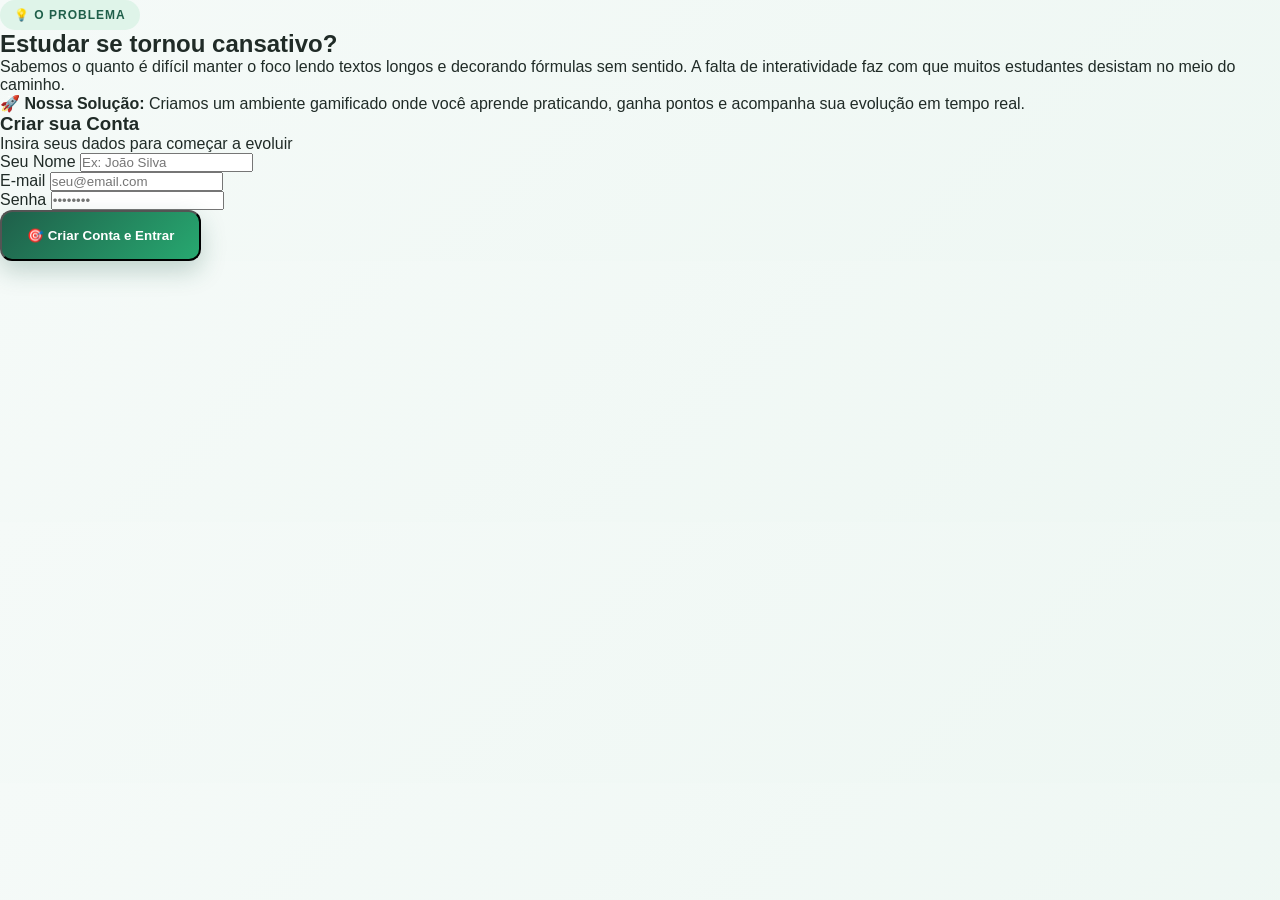
<file: Site-de-ajuda-dos-estudantes-main/Site-de-ajuda-dos-estudantes-main/index.html>
<!DOCTYPE html>
<html lang="pt-BR">
<head>
    <!-- Define que o site utiliza caracteres da língua portuguesa -->
    <meta charset="UTF-8">

    <!-- Faz o site se adaptar a celulares, tablets e computadores -->
    <meta name="viewport" content="width=device-width, initial-scale=1.0">

    <!-- Nome que aparecerá na aba do navegador -->
    <title>Entrar - Construindo Destinos do Ensino</title>

    <!-- Conecta a essa nova página ao seu arquivo de estilos existente -->
    <link rel="stylesheet" href="style.css">
</head>
<body class="body-login">

    <div class="login-container">
        
        <!-- LADO ESQUERDO: Explicação da dor que o professor pediu -->
        <div class="dor-container">
            <span class="tag-hero">💡 O PROBLEMA</span>
            <h2>Estudar se tornou <span>cansativo?</span></h2>
            <p>
                Sabemos o quanto é difícil manter o foco lendo textos longos e decorando fórmulas sem sentido. 
                A falta de interatividade faz com que muitos estudantes desistam no meio do caminho.
            </p>
            <p class="solucao-texto">
                🚀 <strong>Nossa Solução:</strong> Criamos um ambiente gamificado onde você aprende praticando, 
                ganha pontos e acompanha sua evolução em tempo real.
            </p>
        </div>

        <!-- LADO DIREITO: O Card de Cadastro/Login 3D -->
        <div class="card-login-3d">
            <div class="login-header">
                <h3>Criar sua Conta</h3>
                <p>Insira seus dados para começar a evoluir</p>
            </div>
            
            <form id="formLogin" class="form-login">
                <div class="campo">
                    <label>Seu Nome</label>
                    <input type="text" placeholder="Ex: João Silva" required>
                </div>
                <div class="campo">
                    <label>E-mail</label>
                    <input type="email" placeholder="seu@email.com" required>
                </div>
                <div class="campo">
                    <label>Senha</label>
                    <input type="password" placeholder="••••••••" required>
                </div>

                <!-- Usa a mesma classe do seu botão principal para herdar o brilho verde -->
                <button type="submit" class="botao-principal">🎯 Criar Conta e Entrar</button>
            </form>
        </div>

    </div>

    <!-- Script para gerenciar a rotação do card e o redirecionamento seguro -->
    <script>
        // Efeito 3D flutuante no Card de Login seguindo o mouse
        const cardLogin = document.querySelector('.card-login-3d');
        
        document.addEventListener('mousemove', (e) => {
            const rect = cardLogin.getBoundingClientRect();
            // Calcula a posição do mouse dentro do card (de -0.5 a 0.5)
            const x = (e.clientX - rect.left) / rect.width - 0.5;
            const y = (e.clientY - rect.top) / rect.height - 0.5;
            // Inclina o card em até 15 graus com base na posição do mouse
            cardLogin.style.transform = `perspective(1000px) rotateX(${-y * 15}deg) rotateY(${x * 15}deg)`;
        });

        // Quando o mouse sai, o card volta ao normal suavemente
        cardLogin.addEventListener('mouseleave', () => {
            cardLogin.style.transform = 'perspective(1000px) rotateX(0deg) rotateY(0deg)';
        });

        // Redireciona para o seu arquivo principal com o site todo
        document.getElementById('formLogin').addEventListener('submit', (e) => {
            e.preventDefault(); // Evita que a página recarregue
            window.location.href = 'projeto.html'; /* Abre o seu site principal */
        });
    </script>
</body>
</html>
</file>
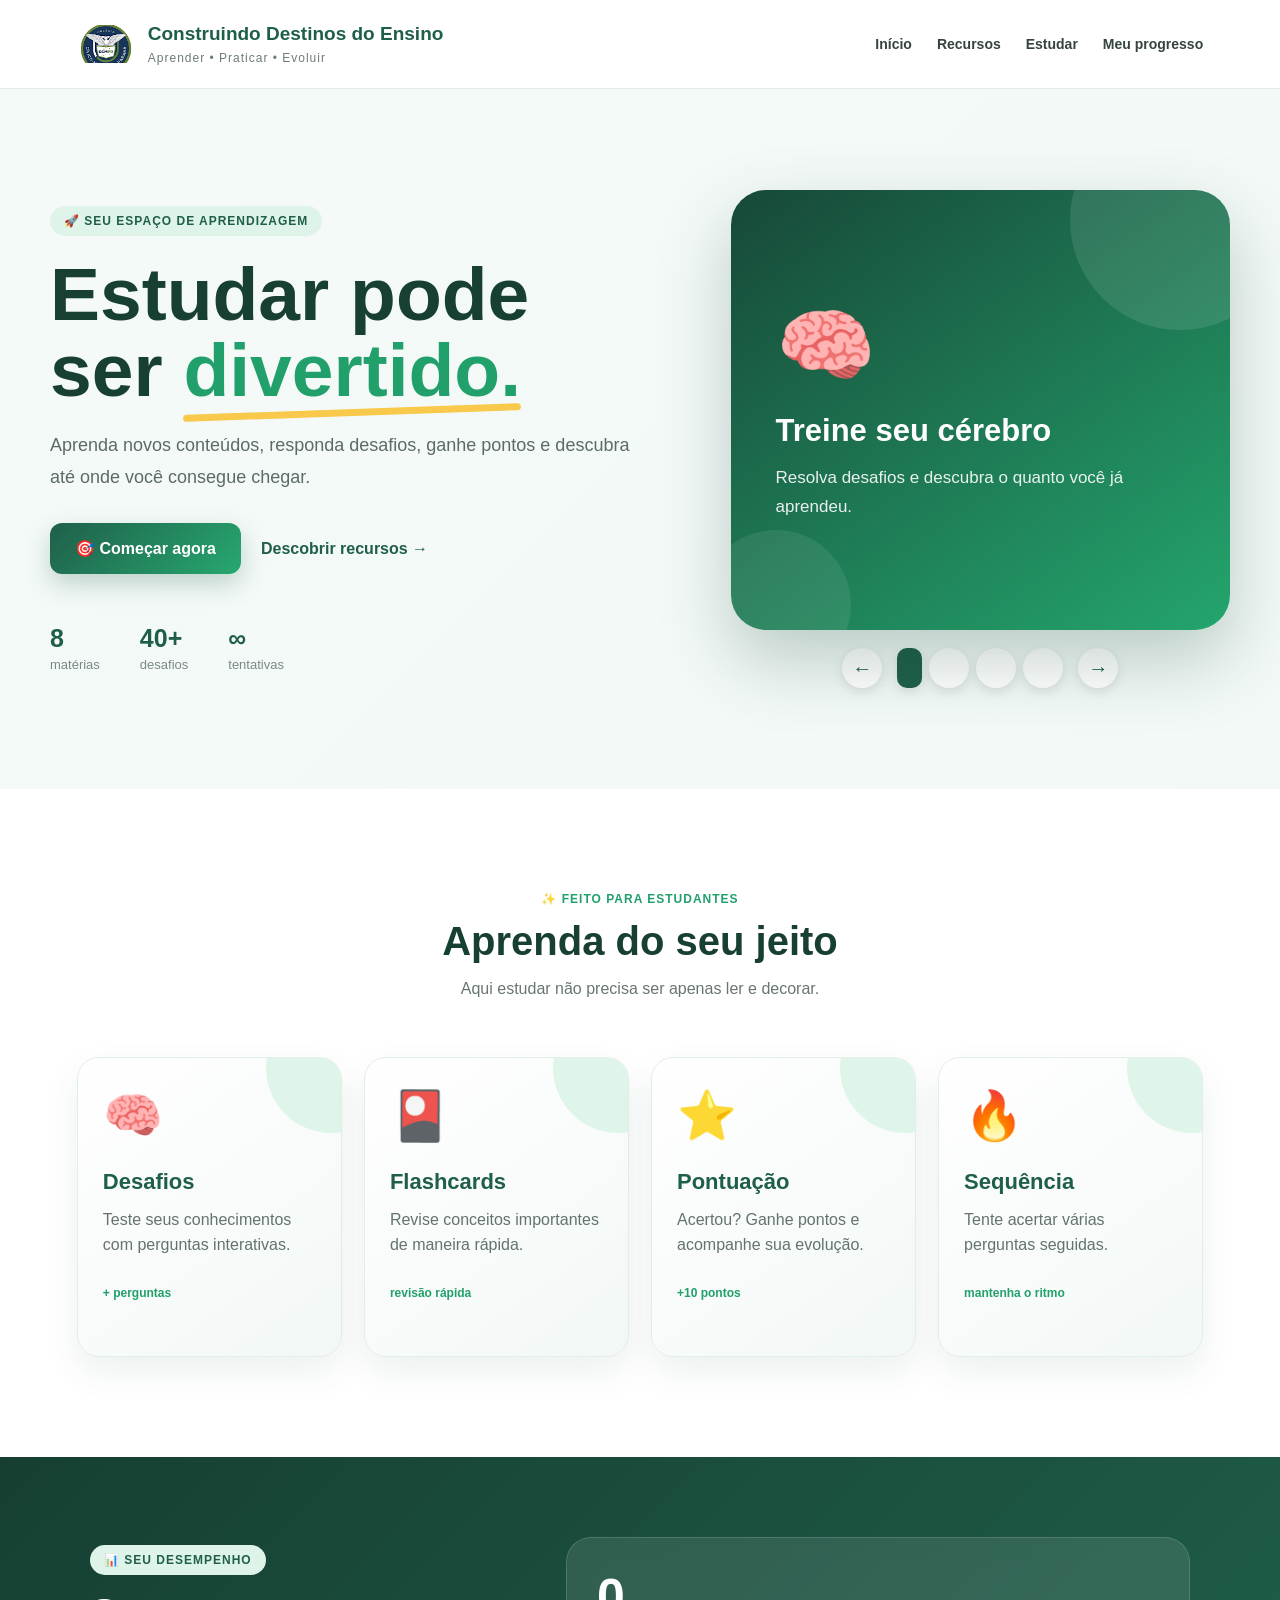
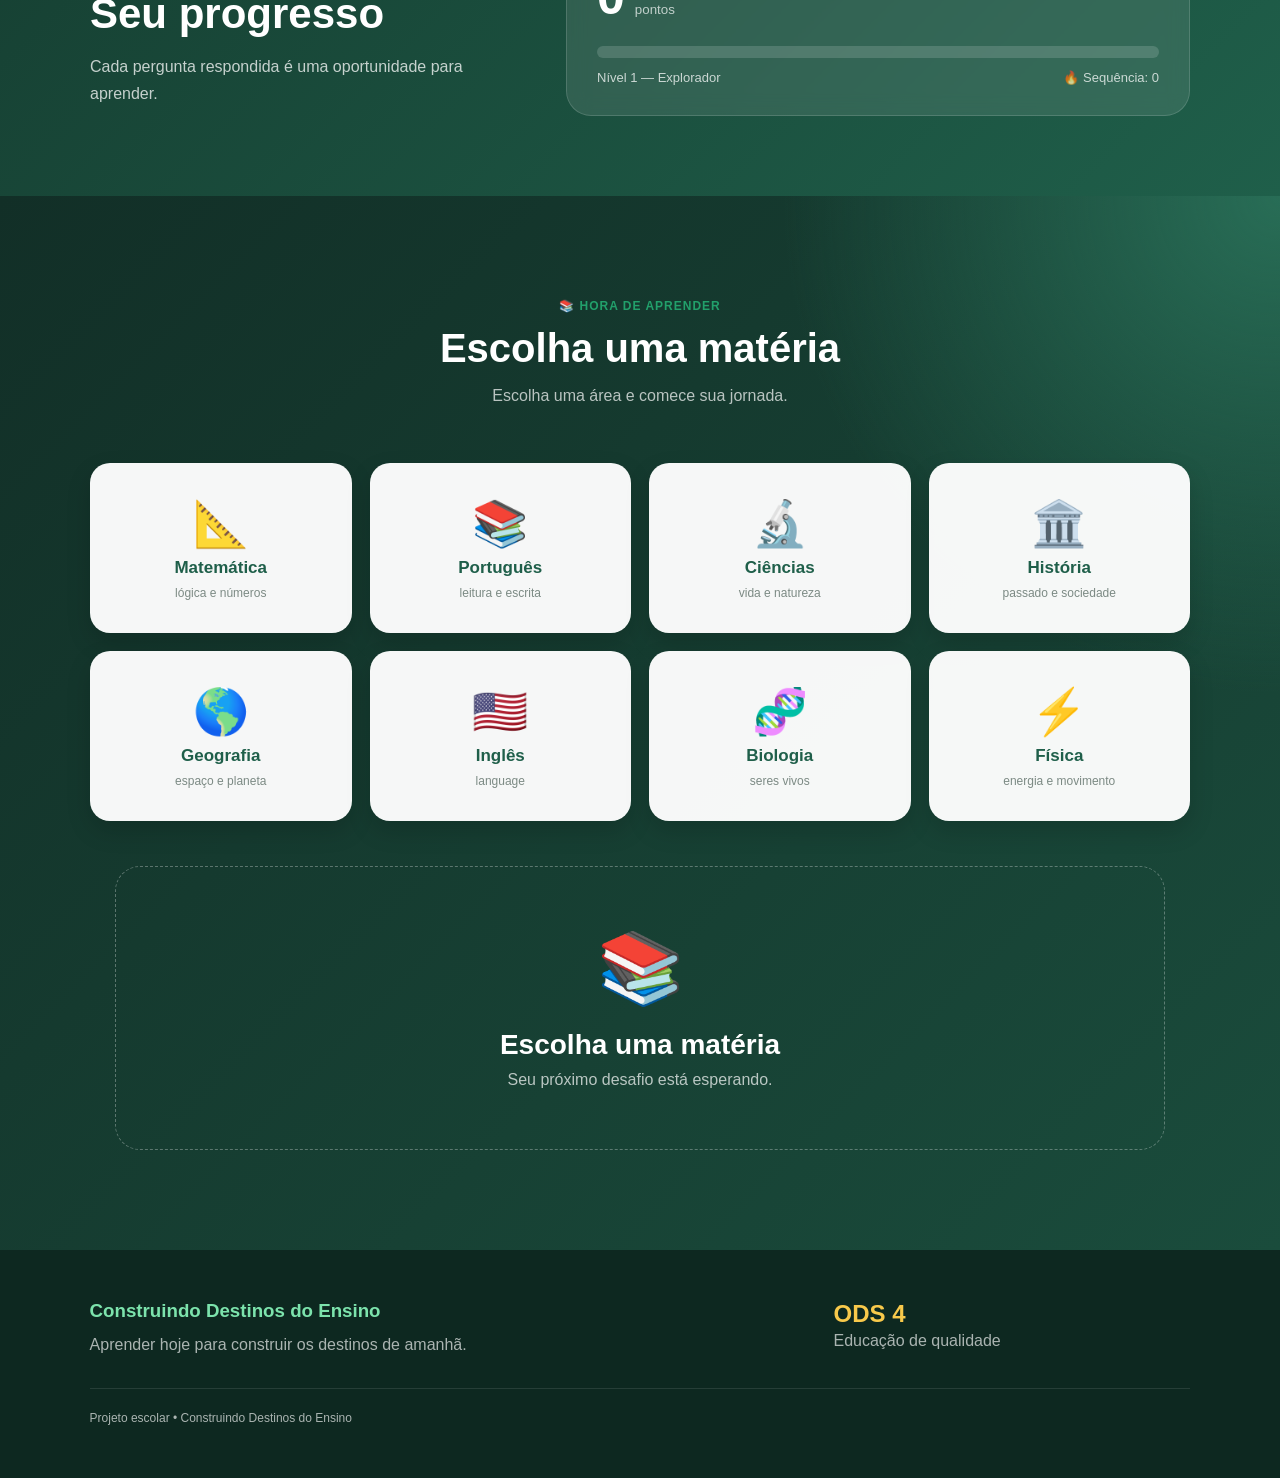
<file: projeto.html>
<!DOCTYPE html>
<html lang="pt-BR">

<head>
    <!-- Define que o site utiliza caracteres da língua portuguesa -->
    <meta charset="UTF-8">

    <!-- Faz o site se adaptar a celulares, tablets e computadores -->
    <meta name="viewport" content="width=device-width, initial-scale=1.0">

    <!-- Nome que aparecerá na aba do navegador -->
    <title>Construindo Destinos do Ensino</title>

    <!-- Conecta o arquivo HTML ao arquivo de estilos CSS -->
    <link rel="stylesheet" href="style.css">
</head>

<meta charset="UTF-8">

<meta
    name="viewport"
    content="width=device-width, initial-scale=1.0"
>

<title>
    Construindo Destinos do Ensino
</title>

<link
    rel="stylesheet"
    href="style.css"
>

</head> <body>
<!-- ==================================================
     CABEÇALHO
================================================== -->

<header class="cabecalho">

    <div class="identidade">

        <img
            src="imagens/logo1.png"
            alt="Logo do projeto"

             src="imagens/logo2.png"
            alt="Logo secundaria"

        >

        <div>

            <h1>
                Construindo Destinos do Ensino
            </h1>

            <span>
                Aprender • Praticar • Evoluir
            </span>

        </div>

    </div>


    <nav class="menu">

        <a href="#inicio">
            Início
        </a>

        <a href="#recursos">
            Recursos
        </a>

        <a href="#estudar">
            Estudar
        </a>

        <a href="#progresso">
            Meu progresso
        </a>

    </nav>

</header>



<!-- ==================================================
     HERO / INÍCIO
================================================== -->

<main id="inicio">

    <section class="hero">

        <div class="hero-conteudo">

            <span class="tag-hero">
                🚀 SEU ESPAÇO DE APRENDIZAGEM
            </span>

            <h2>
                Estudar pode ser
                <span>divertido.</span>
            </h2>

            <p>

                Aprenda novos conteúdos,
                responda desafios, ganhe pontos
                e descubra até onde você consegue chegar.

            </p>


            <div class="hero-botoes">

                <a
                    href="#estudar"
                    class="botao-principal"
                >
                    🎯 Começar agora
                </a>

                <a
                    href="#recursos"
                    class="botao-secundario-link"
                >
                    Descobrir recursos →
                </a>

            </div>


            <div class="mini-estatisticas">

                <div>

                    <strong>
                        8
                    </strong>

                    <span>
                        matérias
                    </span>

                </div>


                <div>

                    <strong>
                        40+
                    </strong>

                    <span>
                        desafios
                    </span>

                </div>


                <div>

                    <strong>
                        ∞
                    </strong>

                    <span>
                        tentativas
                    </span>

                </div>

            </div>

        </div>


        <!-- ==================================================
             CARROSSEL
        ================================================== -->

        <div class="carrossel-container">

            <div
                class="carrossel"
                id="carrossel"
            >

                <div class="slide slide-1">

                    <div class="slide-icone">
                        🧠
                    </div>

                    <h3>
                        Treine seu cérebro
                    </h3>

                    <p>
                        Resolva desafios e descubra
                        o quanto você já aprendeu.
                    </p>

                </div>


                <div class="slide slide-2">

                    <div class="slide-icone">
                        🚀
                    </div>

                    <h3>
                        Evolua todos os dias
                    </h3>

                    <p>
                        Cada pequena descoberta
                        faz você avançar.
                    </p>

                </div>


                <div class="slide slide-3">

                    <div class="slide-icone">
                        🏆
                    </div>

                    <h3>
                        Conquiste seu espaço
                    </h3>

                    <p>
                        Acumule pontos e suba
                        de nível.
                    </p>

                </div>


                <div class="slide slide-4">

                    <div class="slide-icone">
                        💡
                    </div>

                    <h3>
                        Aprenda de outro jeito
                    </h3>

                    <p>
                        Dicas, exemplos, perguntas
                        e atividades interativas.
                    </p>

                </div>

            </div>


            <div class="controles-carrossel">

                <button
                    type="button"
                    id="anteriorSlide"
                >
                    ←
                </button>

                <div
                    id="indicadores"
                    class="indicadores"
                >
                </div>

                <button
                    type="button"
                    id="proximoSlide"
                >
                    →
                </button>

            </div>

        </div>

    </section>



    <!-- ==================================================
         RECURSOS
    ================================================== -->

    <section
        class="recursos"
        id="recursos"
    >

        <div class="titulo-secao">

            <span>
                ✨ FEITO PARA ESTUDANTES
            </span>

            <h2>
                Aprenda do seu jeito
            </h2>

            <p>
                Aqui estudar não precisa ser apenas
                ler e decorar.
            </p>

        </div>


        <div class="cards-recursos">


            <div class="card-3d">

                <div class="card-icone">
                    🧠
                </div>

                <h3>
                    Desafios
                </h3>

                <p>
                    Teste seus conhecimentos
                    com perguntas interativas.
                </p>

                <span>
                    + perguntas
                </span>

            </div>


            <div class="card-3d">

                <div class="card-icone">
                    🎴
                </div>

                <h3>
                    Flashcards
                </h3>

                <p>
                    Revise conceitos importantes
                    de maneira rápida.
                </p>

                <span>
                    revisão rápida
                </span>

            </div>


            <div class="card-3d">

                <div class="card-icone">
                    ⭐
                </div>

                <h3>
                    Pontuação
                </h3>

                <p>
                    Acertou? Ganhe pontos e
                    acompanhe sua evolução.
                </p>

                <span>
                    +10 pontos
                </span>

            </div>


            <div class="card-3d">

                <div class="card-icone">
                    🔥
                </div>

                <h3>
                    Sequência
                </h3>

                <p>
                    Tente acertar várias perguntas
                    seguidas.
                </p>

                <span>
                    mantenha o ritmo
                </span>

            </div>

        </div>

    </section>



    <!-- ==================================================
         PROGRESSO
    ================================================== -->

    <section
        class="progresso"
        id="progresso"
    >

        <div class="progresso-conteudo">

            <div>

                <span class="tag-secao">
                    📊 SEU DESEMPENHO
                </span>

                <h2>
                    Seu progresso
                </h2>

                <p>
                    Cada pergunta respondida é
                    uma oportunidade para aprender.
                </p>

            </div>


            <div class="painel-progresso">

                <div class="numero-progresso">

                    <span id="pontuacaoPrincipal">
                        0
                    </span>

                    <small>
                        pontos
                    </small>

                </div>


                <div class="barra-container">

                    <div
                        class="barra-progresso"
                        id="barraProgresso"
                    >
                    </div>

                </div>


                <div class="informacoes-progresso">

                    <span id="nivelTexto">
                        Nível 1 — Explorador
                    </span>

                    <span id="sequenciaTexto">
                        🔥 Sequência: 0
                    </span>

                </div>

            </div>

        </div>

    </section>



    <!-- ==================================================
         ÁREA DE ESTUDOS
    ================================================== -->

    <section
        class="estudar"
        id="estudar"
    >

        <div class="titulo-secao titulo-branco">

            <span>
                📚 HORA DE APRENDER
            </span>

            <h2>
                Escolha uma matéria
            </h2>

            <p>
                Escolha uma área e comece sua jornada.
            </p>

        </div>


        <div
            class="materias"
            id="materias"
        >


            <button
                type="button"
                class="materia"
                data-materia="matematica"
            >

                <span>
                    📐
                </span>

                <strong>
                    Matemática
                </strong>

                <small>
                    lógica e números
                </small>

            </button>


            <button
                type="button"
                class="materia"
                data-materia="portugues"
            >

                <span>
                    📚
                </span>

                <strong>
                    Português
                </strong>

                <small>
                    leitura e escrita
                </small>

            </button>


            <button
                type="button"
                class="materia"
                data-materia="ciencias"
            >

                <span>
                    🔬
                </span>

                <strong>
                    Ciências
                </strong>

                <small>
                    vida e natureza
                </small>

            </button>


            <button
                type="button"
                class="materia"
                data-materia="historia"
            >

                <span>
                    🏛️
                </span>

                <strong>
                    História
                </strong>

                <small>
                    passado e sociedade
                </small>

            </button>


            <button
                type="button"
                class="materia"
                data-materia="geografia"
            >

                <span>
                    🌎
                </span>

                <strong>
                    Geografia
                </strong>

                <small>
                    espaço e planeta
                </small>

            </button>


            <button
                type="button"
                class="materia"
                data-materia="ingles"
            >

                <span>
                    🇺🇸
                </span>

                <strong>
                    Inglês
                </strong>

                <small>
                    language
                </small>

            </button>


            <button
                type="button"
                class="materia"
                data-materia="biologia"
            >

                <span>
                    🧬
                </span>

                <strong>
                    Biologia
                </strong>

                <small>
                    seres vivos
                </small>

            </button>


            <button
                type="button"
                class="materia"
                data-materia="fisica"
            >

                <span>
                    ⚡
                </span>

                <strong>
                    Física
                </strong>

                <small>
                    energia e movimento
                </small>

            </button>

        </div>


        <!-- ==================================================
             CONTEÚDO GERADO PELO JAVASCRIPT
        ================================================== -->

        <div
            id="areaConteudo"
            class="area-conteudo"
        >

            <div class="boas-vindas">

                <div>
                    📚
                </div>

                <h3>
                    Escolha uma matéria
                </h3>

                <p>
                    Seu próximo desafio está esperando.
                </p>

            </div>

        </div>

    </section>

</main>



<!-- ==================================================
     RODAPÉ
================================================== -->

<footer class="rodape">

    <div>

        <h3>
            Construindo Destinos do Ensino
        </h3>

        <p>
            Aprender hoje para construir
            os destinos de amanhã.
        </p>

    </div>


    <div>

        <strong>
            ODS 4
        </strong>

        <p>
            Educação de qualidade
        </p>

    </div>


    <p class="copyright">
        Projeto escolar • Construindo Destinos do Ensino
    </p>

</footer>


<script src="script.js"></script>

</body> </html>
</file>
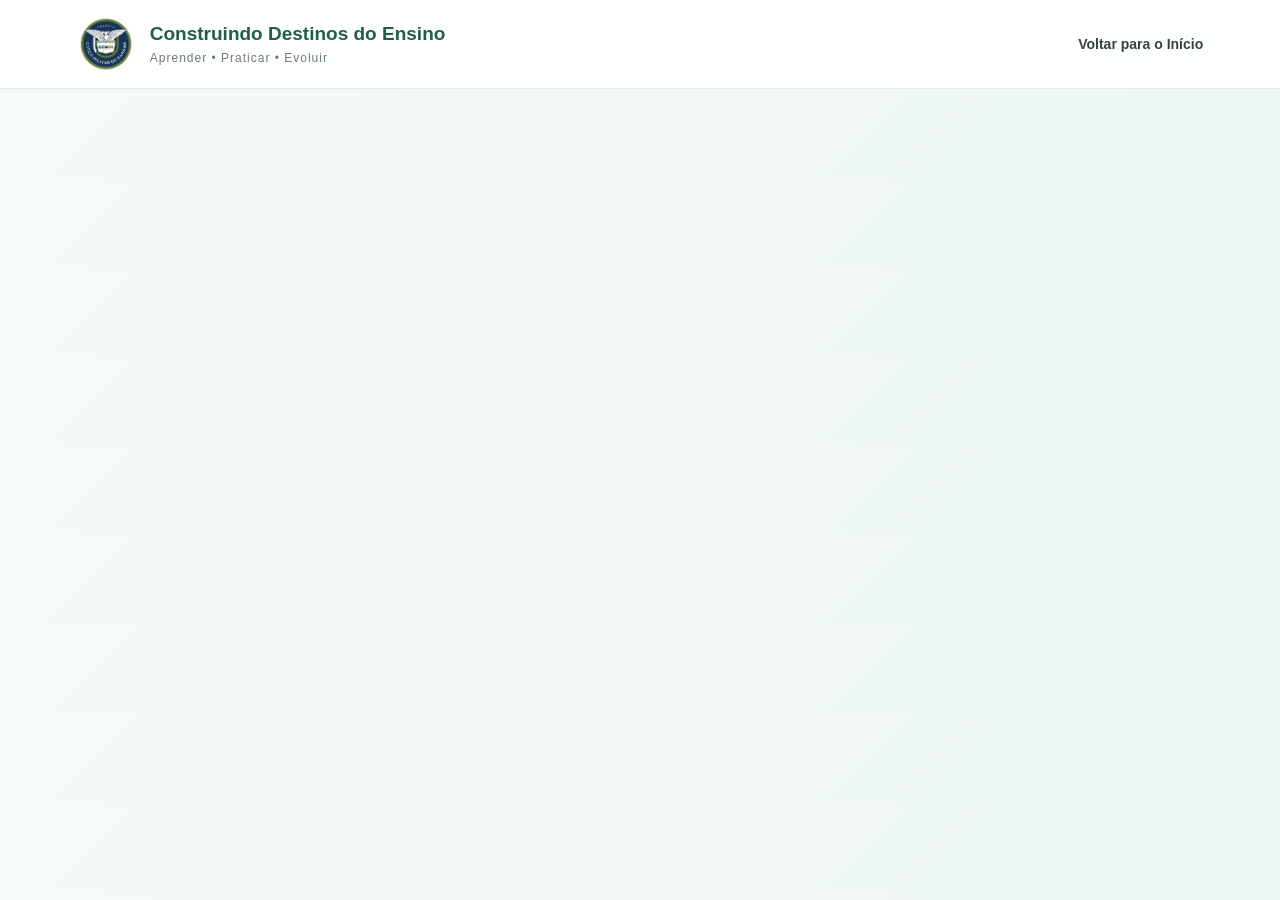
<file: Site-de-ajuda-dos-estudantes-main/cadastro.html>
<!DOCTYPE html>
<html lang="pt-BR">

<head>
    <!-- Define que o site utiliza caracteres da língua portuguesa -->
    <meta charset="UTF-8">

    <!-- Faz o site se adaptar a celulares, tablets e computadores -->
    <meta name="viewport" content="width=device-width, initial-scale=1.0">

    <!-- Nome que aparecerá na aba do navegador -->
    <title>Construindo Destinos do Ensino</title>

    <!-- Conecta o arquivo HTML ao arquivo de estilos CSS -->
    <link rel="stylesheet" href="style.css">
</head>

<meta charset="UTF-8">

<meta
    name="viewport"
    content="width=device-width, initial-scale=1.0"
>

<title>
    Construindo Destinos do Ensino
</title>

<link
    rel="stylesheet"
    href="style.css"
>

</head> <body>
<!-- ==================================================
     CABEÇALHO
================================================== -->

<header class="cabecalho">

    <div class="identidade">

        <img
            src="imagens/logo.png"
            alt="Logo do projeto"

             src="imagens/logo2.png"
            alt="Logo secundaria"

        >

        <div>

            <h1>
                Construindo Destinos do Ensino
            </h1>

            <span>
                Aprender • Praticar • Evoluir
            </span>

        </div>

    </div>


    <nav class="menu">

        <a href="projeto.html">
            Voltar para o Início
        </a>

    </nav>

</header>
</file>
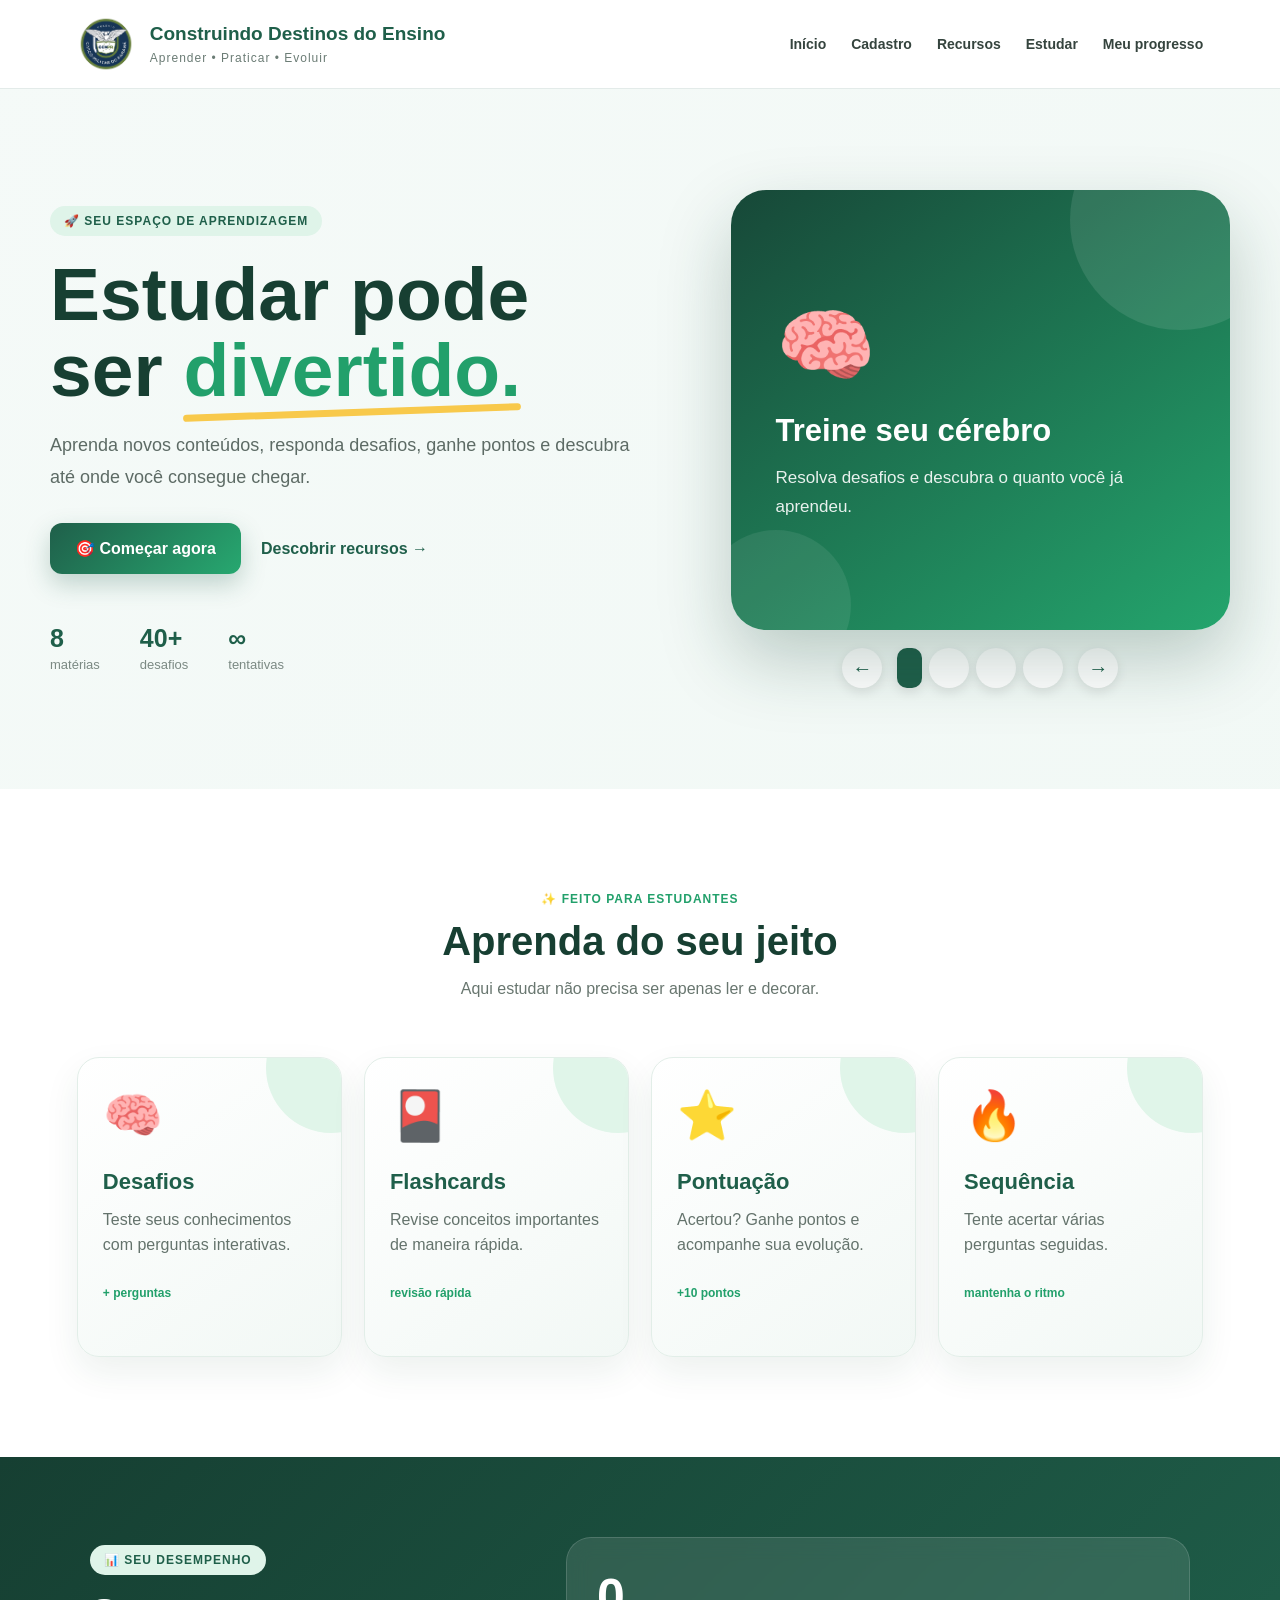
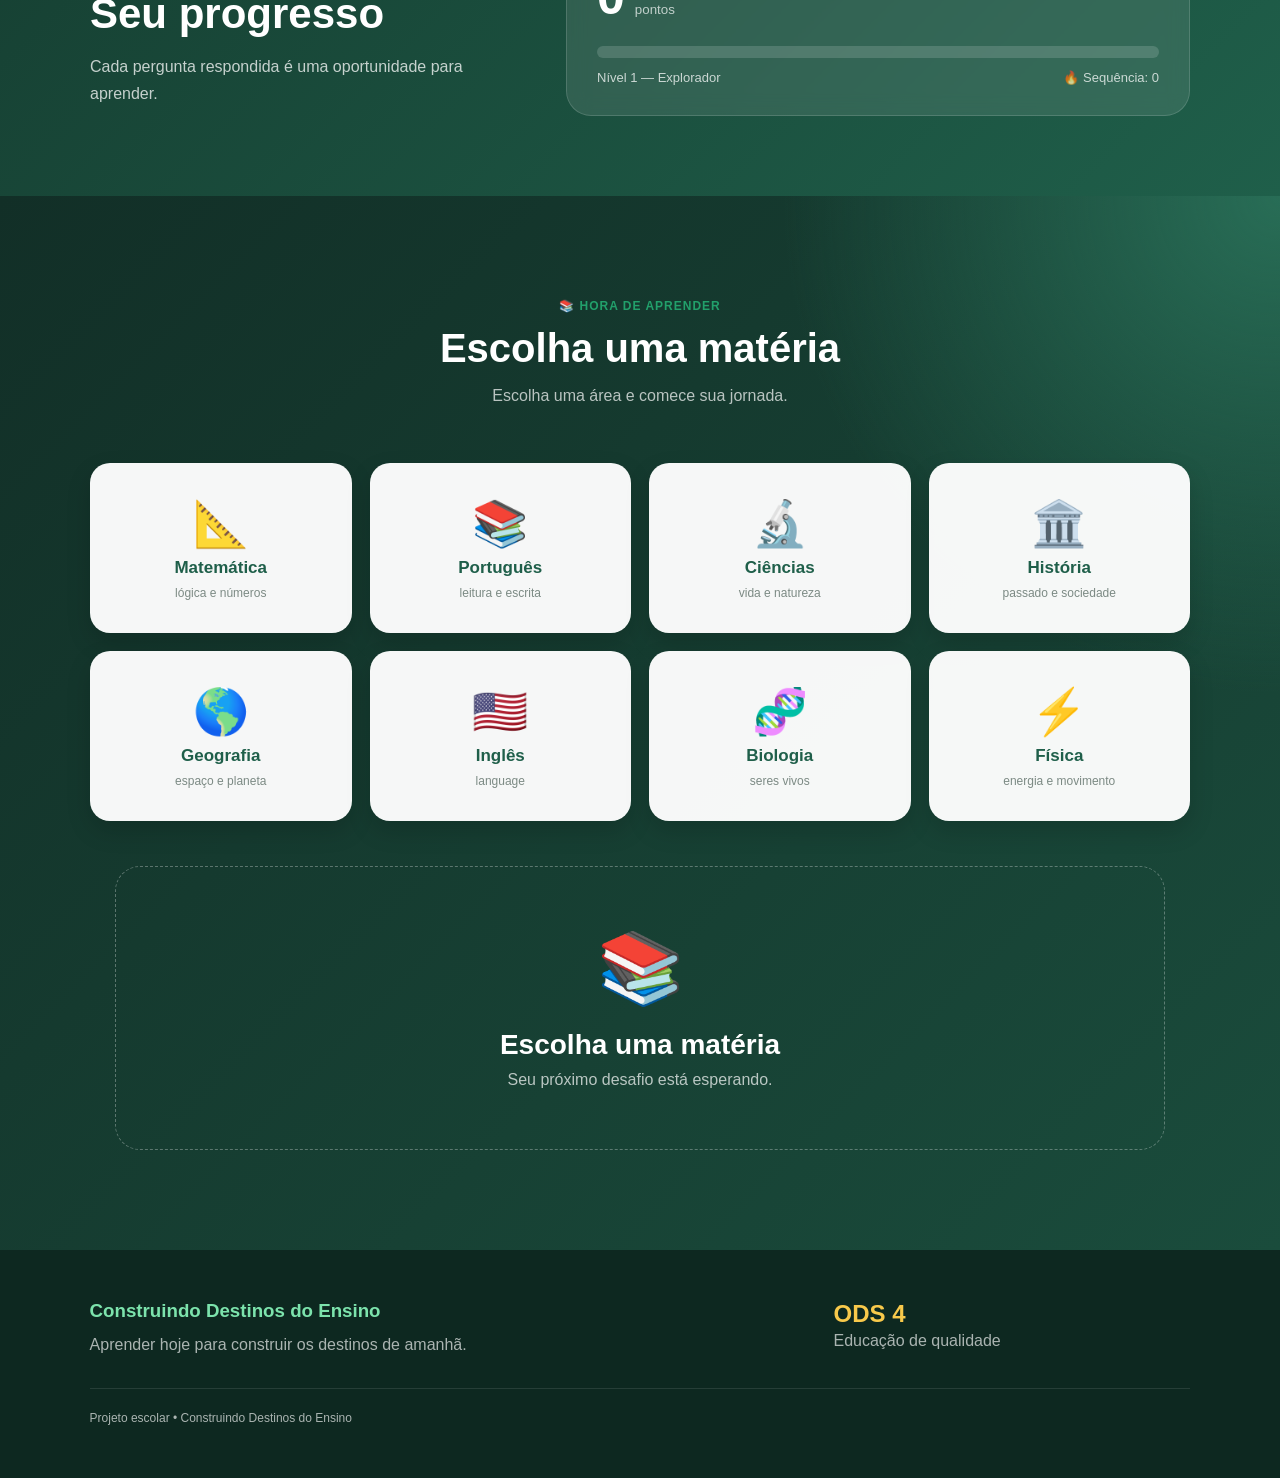
<file: Site-de-ajuda-dos-estudantes-main/projeto.html>
<!DOCTYPE html>
<html lang="pt-BR">

<head>
    <!-- Define que o site utiliza caracteres da língua portuguesa -->
    <meta charset="UTF-8">

    <!-- Faz o site se adaptar a celulares, tablets e computadores -->
    <meta name="viewport" content="width=device-width, initial-scale=1.0">

    <!-- Nome que aparecerá na aba do navegador -->
    <title>Construindo Destinos do Ensino</title>

    <!-- Conecta o arquivo HTML ao arquivo de estilos CSS -->
    <link rel="stylesheet" href="style.css">
</head>

<meta charset="UTF-8">

<meta
    name="viewport"
    content="width=device-width, initial-scale=1.0"
>

<title>
    Construindo Destinos do Ensino
</title>

<link
    rel="stylesheet"
    href="style.css"
>

</head> <body>
<!-- ==================================================
     CABEÇALHO
================================================== -->

<header class="cabecalho">

    <div class="identidade">

        <img
            src="imagens/logo.png"
            alt="Logo do projeto"

             src="imagens/logo2.png"
            alt="Logo secundaria"

        >

        <div>

            <h1>
                Construindo Destinos do Ensino
            </h1>

            <span>
                Aprender • Praticar • Evoluir
            </span>

        </div>

    </div>


    <nav class="menu">

        <a href="#inicio">
            Início
        </a>
        <a href="cadastro.html">
            Cadastro
        </a>

        <a href="#recursos">
            Recursos
        </a>

        <a href="#estudar">
            Estudar
        </a>

        <a href="#progresso">
            Meu progresso
        </a>

    </nav>

</header>



<!-- ==================================================
     HERO / INÍCIO
================================================== -->

<main id="inicio">

    <section class="hero">

        <div class="hero-conteudo">

            <span class="tag-hero">
                🚀 SEU ESPAÇO DE APRENDIZAGEM
            </span>

            <h2>
                Estudar pode ser
                <span>divertido.</span>
            </h2>

            <p>

                Aprenda novos conteúdos,
                responda desafios, ganhe pontos
                e descubra até onde você consegue chegar.

            </p>


            <div class="hero-botoes">

                <a
                    href="#estudar"
                    class="botao-principal"
                >
                    🎯 Começar agora
                </a>

                <a
                    href="#recursos"
                    class="botao-secundario-link"
                >
                    Descobrir recursos →
                </a>

            </div>


            <div class="mini-estatisticas">

                <div>

                    <strong>
                        8
                    </strong>

                    <span>
                        matérias
                    </span>

                </div>


                <div>

                    <strong>
                        40+
                    </strong>

                    <span>
                        desafios
                    </span>

                </div>


                <div>

                    <strong>
                        ∞
                    </strong>

                    <span>
                        tentativas
                    </span>

                </div>

            </div>

        </div>


        <!-- ==================================================
             CARROSSEL
        ================================================== -->

        <div class="carrossel-container">

            <div
                class="carrossel"
                id="carrossel"
            >

                <div class="slide slide-1">

                    <div class="slide-icone">
                        🧠
                    </div>

                    <h3>
                        Treine seu cérebro
                    </h3>

                    <p>
                        Resolva desafios e descubra
                        o quanto você já aprendeu.
                    </p>

                </div>


                <div class="slide slide-2">

                    <div class="slide-icone">
                        🚀
                    </div>

                    <h3>
                        Evolua todos os dias
                    </h3>

                    <p>
                        Cada pequena descoberta
                        faz você avançar.
                    </p>

                </div>


                <div class="slide slide-3">

                    <div class="slide-icone">
                        🏆
                    </div>

                    <h3>
                        Conquiste seu espaço
                    </h3>

                    <p>
                        Acumule pontos e suba
                        de nível.
                    </p>

                </div>


                <div class="slide slide-4">

                    <div class="slide-icone">
                        💡
                    </div>

                    <h3>
                        Aprenda de outro jeito
                    </h3>

                    <p>
                        Dicas, exemplos, perguntas
                        e atividades interativas.
                    </p>

                </div>

            </div>


            <div class="controles-carrossel">

                <button
                    type="button"
                    id="anteriorSlide"
                >
                    ←
                </button>

                <div
                    id="indicadores"
                    class="indicadores"
                >
                </div>

                <button
                    type="button"
                    id="proximoSlide"
                >
                    →
                </button>

            </div>

        </div>

    </section>



    <!-- ==================================================
         RECURSOS
    ================================================== -->

    <section
        class="recursos"
        id="recursos"
    >

        <div class="titulo-secao">

            <span>
                ✨ FEITO PARA ESTUDANTES
            </span>

            <h2>
                Aprenda do seu jeito
            </h2>

            <p>
                Aqui estudar não precisa ser apenas
                ler e decorar.
            </p>

        </div>


        <div class="cards-recursos">


            <div class="card-3d">

                <div class="card-icone">
                    🧠
                </div>

                <h3>
                    Desafios
                </h3>

                <p>
                    Teste seus conhecimentos
                    com perguntas interativas.
                </p>

                <span>
                    + perguntas
                </span>

            </div>


            <div class="card-3d">

                <div class="card-icone">
                    🎴
                </div>

                <h3>
                    Flashcards
                </h3>

                <p>
                    Revise conceitos importantes
                    de maneira rápida.
                </p>

                <span>
                    revisão rápida
                </span>

            </div>


            <div class="card-3d">

                <div class="card-icone">
                    ⭐
                </div>

                <h3>
                    Pontuação
                </h3>

                <p>
                    Acertou? Ganhe pontos e
                    acompanhe sua evolução.
                </p>

                <span>
                    +10 pontos
                </span>

            </div>


            <div class="card-3d">

                <div class="card-icone">
                    🔥
                </div>

                <h3>
                    Sequência
                </h3>

                <p>
                    Tente acertar várias perguntas
                    seguidas.
                </p>

                <span>
                    mantenha o ritmo
                </span>

            </div>

        </div>

    </section>



    <!-- ==================================================
         PROGRESSO
    ================================================== -->

    <section
        class="progresso"
        id="progresso"
    >

        <div class="progresso-conteudo">

            <div>

                <span class="tag-secao">
                    📊 SEU DESEMPENHO
                </span>

                <h2>
                    Seu progresso
                </h2>

                <p>
                    Cada pergunta respondida é
                    uma oportunidade para aprender.
                </p>

            </div>


            <div class="painel-progresso">

                <div class="numero-progresso">

                    <span id="pontuacaoPrincipal">
                        0
                    </span>

                    <small>
                        pontos
                    </small>

                </div>


                <div class="barra-container">

                    <div
                        class="barra-progresso"
                        id="barraProgresso"
                    >
                    </div>

                </div>


                <div class="informacoes-progresso">

                    <span id="nivelTexto">
                        Nível 1 — Explorador
                    </span>

                    <span id="sequenciaTexto">
                        🔥 Sequência: 0
                    </span>

                </div>

            </div>

        </div>

    </section>



    <!-- ==================================================
         ÁREA DE ESTUDOS
    ================================================== -->

    <section
        class="estudar"
        id="estudar"
    >

        <div class="titulo-secao titulo-branco">

            <span>
                📚 HORA DE APRENDER
            </span>

            <h2>
                Escolha uma matéria
            </h2>

            <p>
                Escolha uma área e comece sua jornada.
            </p>

        </div>


        <div
            class="materias"
            id="materias"
        >


            <button
                type="button"
                class="materia"
                data-materia="matematica"
            >

                <span>
                    📐
                </span>

                <strong>
                    Matemática
                </strong>

                <small>
                    lógica e números
                </small>

            </button>


            <button
                type="button"
                class="materia"
                data-materia="portugues"
            >

                <span>
                    📚
                </span>

                <strong>
                    Português
                </strong>

                <small>
                    leitura e escrita
                </small>

            </button>


            <button
                type="button"
                class="materia"
                data-materia="ciencias"
            >

                <span>
                    🔬
                </span>

                <strong>
                    Ciências
                </strong>

                <small>
                    vida e natureza
                </small>

            </button>


            <button
                type="button"
                class="materia"
                data-materia="historia"
            >

                <span>
                    🏛️
                </span>

                <strong>
                    História
                </strong>

                <small>
                    passado e sociedade
                </small>

            </button>


            <button
                type="button"
                class="materia"
                data-materia="geografia"
            >

                <span>
                    🌎
                </span>

                <strong>
                    Geografia
                </strong>

                <small>
                    espaço e planeta
                </small>

            </button>


            <button
                type="button"
                class="materia"
                data-materia="ingles"
            >

                <span>
                    🇺🇸
                </span>

                <strong>
                    Inglês
                </strong>

                <small>
                    language
                </small>

            </button>


            <button
                type="button"
                class="materia"
                data-materia="biologia"
            >

                <span>
                    🧬
                </span>

                <strong>
                    Biologia
                </strong>

                <small>
                    seres vivos
                </small>

            </button>


            <button
                type="button"
                class="materia"
                data-materia="fisica"
            >

                <span>
                    ⚡
                </span>

                <strong>
                    Física
                </strong>

                <small>
                    energia e movimento
                </small>

            </button>

        </div>


        <!-- ==================================================
             CONTEÚDO GERADO PELO JAVASCRIPT
        ================================================== -->

        <div
            id="areaConteudo"
            class="area-conteudo"
        >

            <div class="boas-vindas">

                <div>
                    📚
                </div>

                <h3>
                    Escolha uma matéria
                </h3>

                <p>
                    Seu próximo desafio está esperando.
                </p>

            </div>

        </div>

    </section>

</main>



<!-- ==================================================
     RODAPÉ
================================================== -->

<footer class="rodape">

    <div>

        <h3>
            Construindo Destinos do Ensino
        </h3>

        <p>
            Aprender hoje para construir
            os destinos de amanhã.
        </p>

    </div>


    <div>

        <strong>
            ODS 4
        </strong>

        <p>
            Educação de qualidade
        </p>

    </div>


    <p class="copyright">
        Projeto escolar • Construindo Destinos do Ensino
    </p>

</footer>


<script src="script.js"></script>

</body> </html>
</file>
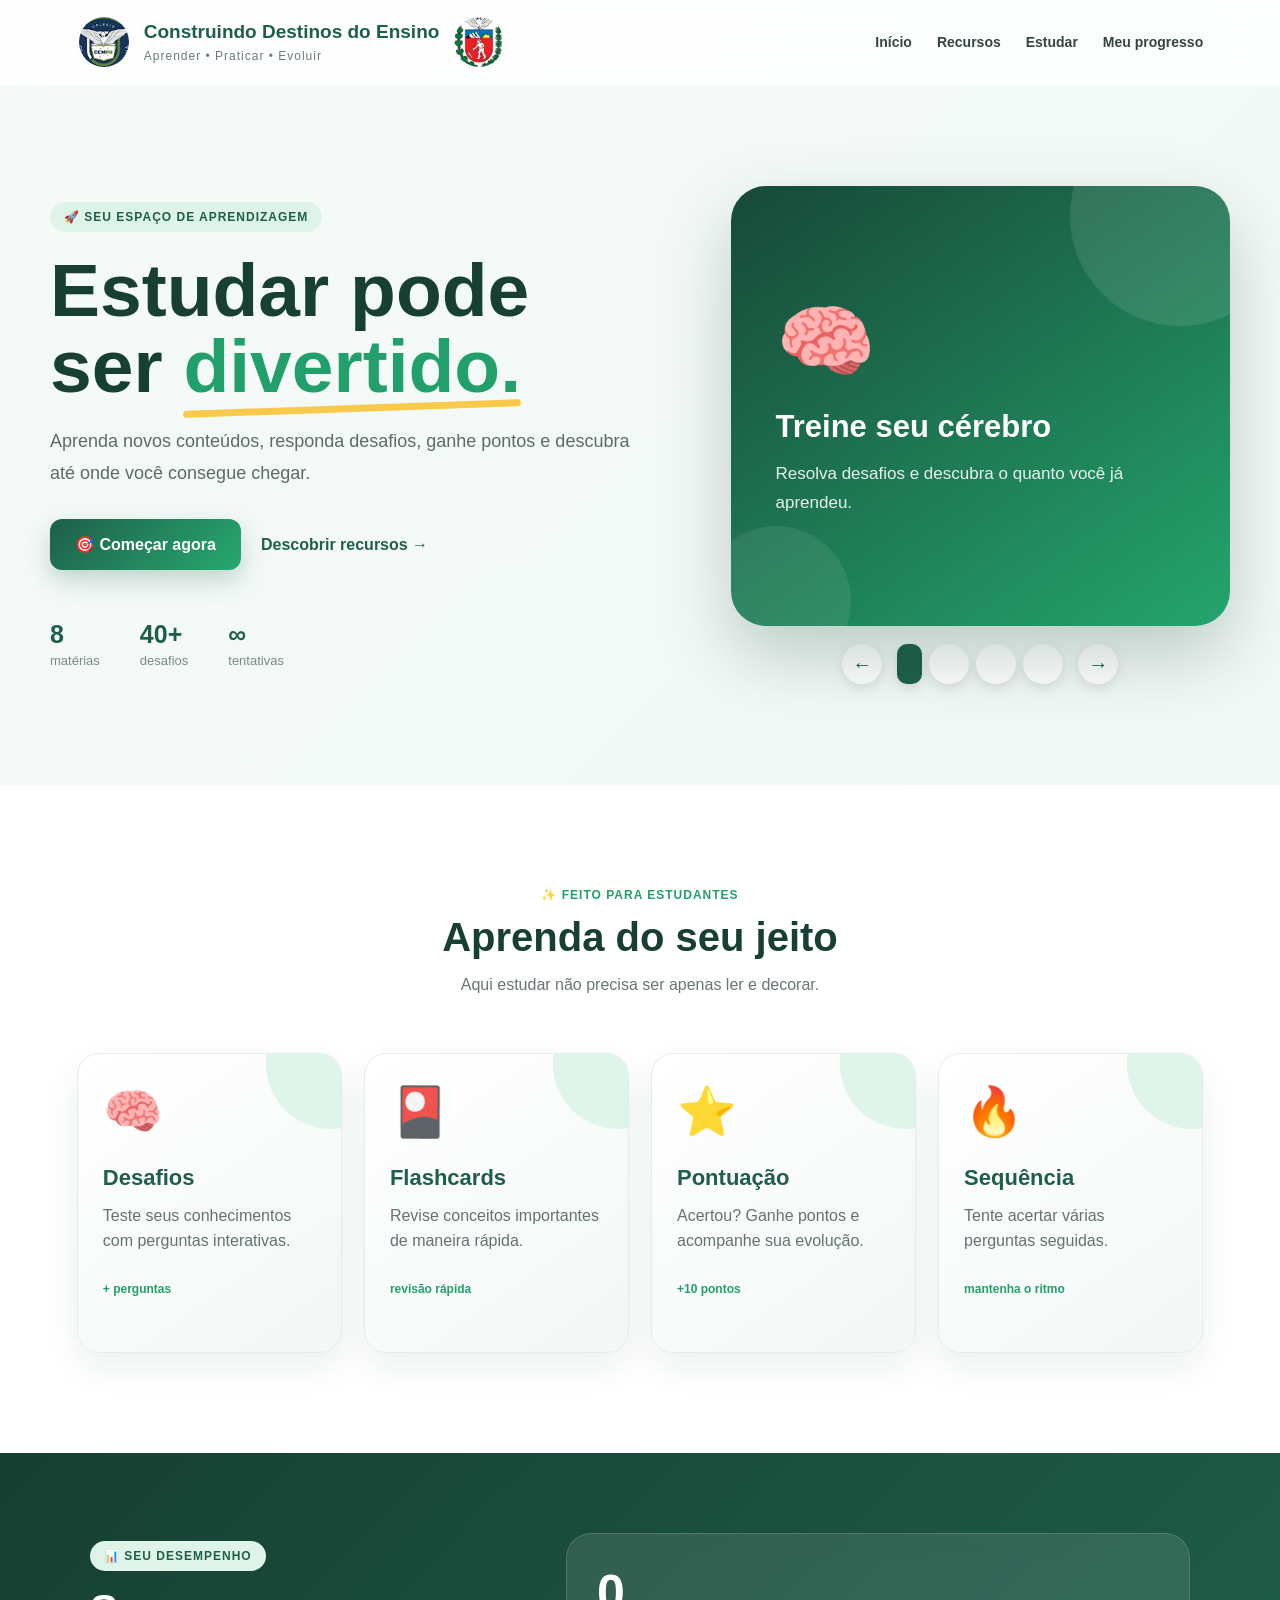
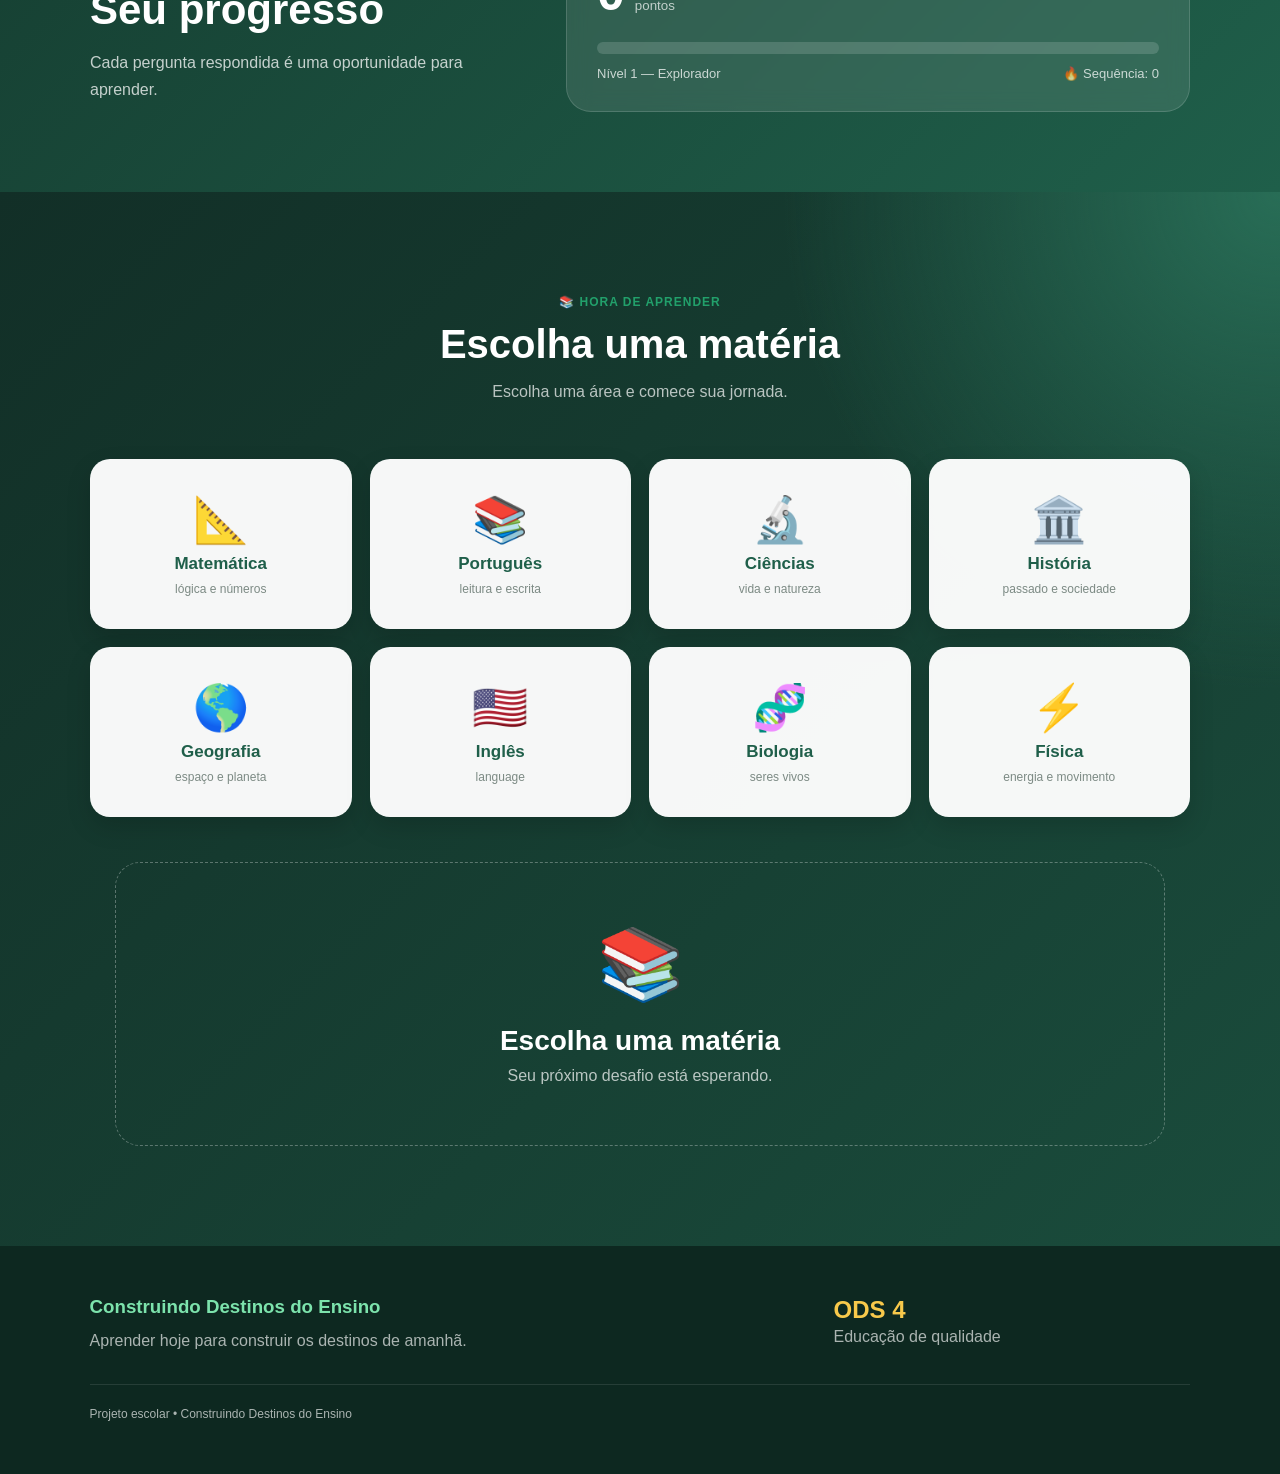
<file: Site-de-ajuda-dos-estudantes-main/Site-de-ajuda-dos-estudantes-main/projeto.html>
<!DOCTYPE html>
<html lang="pt-BR">

<head>
    <!-- Define que o site utiliza caracteres da língua portuguesa -->
    <meta charset="UTF-8">

    <!-- Faz o site se adaptar a celulares, tablets e computadores -->
    <meta name="viewport" content="width=device-width, initial-scale=1.0">

    <!-- Nome que aparecerá na aba do navegador -->
    <title>Construindo Destinos do Ensino</title>

    <!-- Conecta o arquivo HTML ao arquivo de estilos CSS -->
    <link rel="stylesheet" href="style.css">
</head>

<body>
<!-- ==================================================
     CABEÇALHO
================================================== -->

<header class="cabecalho">

        <div class="identidade">

        <!-- LOGO DA ESQUERDA (Verifique se o nome na pasta é exatamente esse) -->
        <img src="imagens/logo1.png" alt="Logo Esquerda" class="logo-img">

        <div>
            <h1>
                Construindo Destinos do Ensino
            </h1>
            <span>
                Aprender • Praticar • Evoluir
            </span>
        </div>

        <!-- LOGO DA DIREITA (Verifique se o nome na pasta é exatamente esse) -->
        <img src="imagens/logo2.png" alt="Logo Direita" class="logo-img">

    </div>


    <nav class="menu">
        <a href="#inicio">Início</a>
        <a href="#recursos">Recursos</a>
        <a href="#estudar">Estudar</a>
        <a href="#progresso">Meu progresso</a>
    </nav>

</header>




<!-- ==================================================
     HERO / INÍCIO
================================================== -->

<main id="inicio">

    <section class="hero">

        <div class="hero-conteudo">

            <span class="tag-hero">
                🚀 SEU ESPAÇO DE APRENDIZAGEM
            </span>

            <h2>
                Estudar pode ser
                <span>divertido.</span>
            </h2>

            <p>

                Aprenda novos conteúdos,
                responda desafios, ganhe pontos
                e descubra até onde você consegue chegar.

            </p>


            <div class="hero-botoes">

                <a
                    href="#estudar"
                    class="botao-principal"
                >
                    🎯 Começar agora
                </a>

                <a
                    href="#recursos"
                    class="botao-secundario-link"
                >
                    Descobrir recursos →
                </a>

            </div>


            <div class="mini-estatisticas">

                <div>

                    <strong>
                        8
                    </strong>

                    <span>
                        matérias
                    </span>

                </div>


                <div>

                    <strong>
                        40+
                    </strong>

                    <span>
                        desafios
                    </span>

                </div>


                <div>

                    <strong>
                        ∞
                    </strong>

                    <span>
                        tentativas
                    </span>

                </div>

            </div>

        </div>


        <!-- ==================================================
             CARROSSEL
        ================================================== -->

        <div class="carrossel-container">

            <div
                class="carrossel"
                id="carrossel"
            >

                <div class="slide slide-1">

                    <div class="slide-icone">
                        🧠
                    </div>

                    <h3>
                        Treine seu cérebro
                    </h3>

                    <p>
                        Resolva desafios e descubra
                        o quanto você já aprendeu.
                    </p>

                </div>


                <div class="slide slide-2">

                    <div class="slide-icone">
                        🚀
                    </div>

                    <h3>
                        Evolua todos os dias
                    </h3>

                    <p>
                        Cada pequena descoberta
                        faz você avançar.
                    </p>

                </div>


                <div class="slide slide-3">

                    <div class="slide-icone">
                        🏆
                    </div>

                    <h3>
                        Conquiste seu espaço
                    </h3>

                    <p>
                        Acumule pontos e suba
                        de nível.
                    </p>

                </div>


                <div class="slide slide-4">

                    <div class="slide-icone">
                        💡
                    </div>

                    <h3>
                        Aprenda de outro jeito
                    </h3>

                    <p>
                        Dicas, exemplos, perguntas
                        e atividades interativas.
                    </p>

                </div>

            </div>


            <div class="controles-carrossel">

                <button
                    type="button"
                    id="anteriorSlide"
                >
                    ←
                </button>

                <div
                    id="indicadores"
                    class="indicadores"
                >
                </div>

                <button
                    type="button"
                    id="proximoSlide"
                >
                    →
                </button>

            </div>

        </div>

    </section>



    <!-- ==================================================
         RECURSOS
    ================================================== -->

    <section
        class="recursos"
        id="recursos"
    >

        <div class="titulo-secao">

            <span>
                ✨ FEITO PARA ESTUDANTES
            </span>

            <h2>
                Aprenda do seu jeito
            </h2>

            <p>
                Aqui estudar não precisa ser apenas
                ler e decorar.
            </p>

        </div>


        <div class="cards-recursos">


            <div class="card-3d">

                <div class="card-icone">
                    🧠
                </div>

                <h3>
                    Desafios
                </h3>

                <p>
                    Teste seus conhecimentos
                    com perguntas interativas.
                </p>

                <span>
                    + perguntas
                </span>

            </div>


            <div class="card-3d">

                <div class="card-icone">
                    🎴
                </div>

                <h3>
                    Flashcards
                </h3>

                <p>
                    Revise conceitos importantes
                    de maneira rápida.
                </p>

                <span>
                    revisão rápida
                </span>

            </div>


            <div class="card-3d">

                <div class="card-icone">
                    ⭐
                </div>

                <h3>
                    Pontuação
                </h3>

                <p>
                    Acertou? Ganhe pontos e
                    acompanhe sua evolução.
                </p>

                <span>
                    +10 pontos
                </span>

            </div>


            <div class="card-3d">

                <div class="card-icone">
                    🔥
                </div>

                <h3>
                    Sequência
                </h3>

                <p>
                    Tente acertar várias perguntas
                    seguidas.
                </p>

                <span>
                    mantenha o ritmo
                </span>

            </div>

        </div>

    </section>



    <!-- ==================================================
         PROGRESSO
    ================================================== -->

    <section
        class="progresso"
        id="progresso"
    >

        <div class="progresso-conteudo">

            <div>

                <span class="tag-secao">
                    📊 SEU DESEMPENHO
                </span>

                <h2>
                    Seu progresso
                </h2>

                <p>
                    Cada pergunta respondida é
                    uma oportunidade para aprender.
                </p>

            </div>


            <div class="painel-progresso">

                <div class="numero-progresso">

                    <span id="pontuacaoPrincipal">
                        0
                    </span>

                    <small>
                        pontos
                    </small>

                </div>


                <div class="barra-container">

                    <div
                        class="barra-progresso"
                        id="barraProgresso"
                    >
                    </div>

                </div>


                <div class="informacoes-progresso">

                    <span id="nivelTexto">
                        Nível 1 — Explorador
                    </span>

                    <span id="sequenciaTexto">
                        🔥 Sequência: 0
                    </span>

                </div>

            </div>

        </div>

    </section>



    <!-- ==================================================
         ÁREA DE ESTUDOS
    ================================================== -->

    <section
        class="estudar"
        id="estudar"
    >

        <div class="titulo-secao titulo-branco">

            <span>
                📚 HORA DE APRENDER
            </span>

            <h2>
                Escolha uma matéria
            </h2>

            <p>
                Escolha uma área e comece sua jornada.
            </p>

        </div>


        <div
            class="materias"
            id="materias"
        >


            <button
                type="button"
                class="materia"
                data-materia="matematica"
            >

                <span>
                    📐
                </span>

                <strong>
                    Matemática
                </strong>

                <small>
                    lógica e números
                </small>

            </button>


            <button
                type="button"
                class="materia"
                data-materia="portugues"
            >

                <span>
                    📚
                </span>

                <strong>
                    Português
                </strong>

                <small>
                    leitura e escrita
                </small>

            </button>


            <button
                type="button"
                class="materia"
                data-materia="ciencias"
            >

                <span>
                    🔬
                </span>

                <strong>
                    Ciências
                </strong>

                <small>
                    vida e natureza
                </small>

            </button>


            <button
                type="button"
                class="materia"
                data-materia="historia"
            >

                <span>
                    🏛️
                </span>

                <strong>
                    História
                </strong>

                <small>
                    passado e sociedade
                </small>

            </button>


            <button
                type="button"
                class="materia"
                data-materia="geografia"
            >

                <span>
                    🌎
                </span>

                <strong>
                    Geografia
                </strong>

                <small>
                    espaço e planeta
                </small>

            </button>


            <button
                type="button"
                class="materia"
                data-materia="ingles"
            >

                <span>
                    🇺🇸
                </span>

                <strong>
                    Inglês
                </strong>

                <small>
                    language
                </small>

            </button>


            <button
                type="button"
                class="materia"
                data-materia="biologia"
            >

                <span>
                    🧬
                </span>

                <strong>
                    Biologia
                </strong>

                <small>
                    seres vivos
                </small>

            </button>


            <button
                type="button"
                class="materia"
                data-materia="fisica"
            >

                <span>
                    ⚡
                </span>

                <strong>
                    Física
                </strong>

                <small>
                    energia e movimento
                </small>

            </button>

        </div>


        <!-- ==================================================
             CONTEÚDO GERADO PELO JAVASCRIPT
        ================================================== -->

        <div
            id="areaConteudo"
            class="area-conteudo"
        >

            <div class="boas-vindas">

                <div>
                    📚
                </div>

                <h3>
                    Escolha uma matéria
                </h3>

                <p>
                    Seu próximo desafio está esperando.
                </p>

            </div>

        </div>

    </section>

</main>



<!-- ==================================================
     RODAPÉ
================================================== -->

<footer class="rodape">

    <div>

        <h3>
            Construindo Destinos do Ensino
        </h3>

        <p>
            Aprender hoje para construir
            os destinos de amanhã.
        </p>

    </div>


    <div>

        <strong>
            ODS 4
        </strong>

        <p>
            Educação de qualidade
        </p>

    </div>


    <p class="copyright">
        Projeto escolar • Construindo Destinos do Ensino
    </p>

</footer>


<script src="script.js"></script>

</body> </html>
</file>
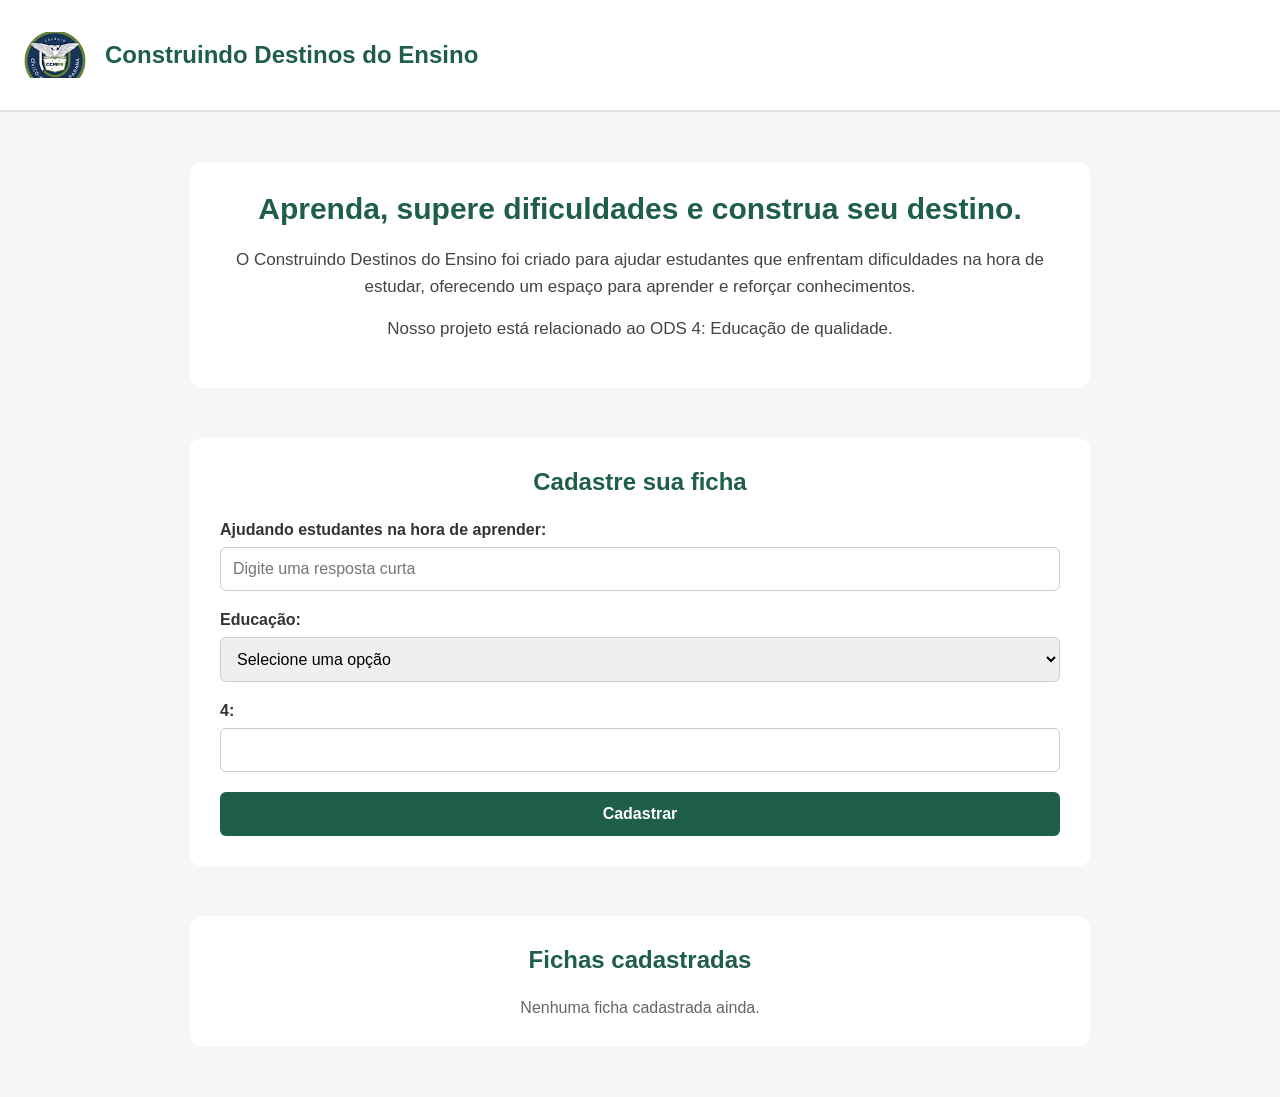
<file: Site-de-ajuda-dos-estudantes-main/Site-de-ajuda-dos-estudantes-main/Site-de-ajuda-dos-estudantes-main/projeto.html>
<!DOCTYPE html>
<html lang="pt-BR">

<head>
    <!-- Define que o site utiliza caracteres da língua portuguesa -->
    <meta charset="UTF-8">

    <!-- Faz o site se adaptar a celulares, tablets e computadores -->
    <meta name="viewport" content="width=device-width, initial-scale=1.0">

    <!-- Nome que aparecerá na aba do navegador -->
    <title>Construindo Destinos do Ensino</title>

    <!-- Conecta o arquivo HTML ao arquivo de estilos CSS -->
    <link rel="stylesheet" href="style.css">
</head>

<body>

    <!-- Cabeçalho principal do site -->
    <header class="cabecalho">

        <!-- Área que contém a logo e o nome do projeto -->
        <div class="identidade">

            <!-- Mostra a logo que está dentro da pasta imagens -->
            <img src="imagens/logo1.png" alt="Logo do projeto">

            <!-- Nome do projeto -->
            <h1>Construindo Destinos do Ensino</h1>

        </div>

    </header>


    <!-- Área principal do site -->
    <main>

        <!-- Seção de apresentação -->
        <section class="apresentacao">

            <!-- Título principal da seção -->
            <h2>Aprenda, supere dificuldades e construa seu destino.</h2>

            <!-- Texto explicando a finalidade do site -->
            <p>
                O Construindo Destinos do Ensino foi criado para ajudar
                estudantes que enfrentam dificuldades na hora de estudar,
                oferecendo um espaço para aprender e reforçar conhecimentos.
            </p>

            <!-- Informação sobre o objetivo do projeto -->
            <p>
                Nosso projeto está relacionado ao ODS 4:
                Educação de qualidade.
            </p>

        </section>


        <!-- Seção de cadastro -->
        <section class="cadastro">

            <!-- Título do formulário -->
            <h2>Cadastre sua ficha</h2>

            <!-- Formulário de cadastro -->
            <form id="formularioCadastro">

                <!-- Campo de texto curto -->
                <div class="campo">

                    <label for="ajudando">
                        Ajudando estudantes na hora de aprender:
                    </label>

                    <input
                        type="text"
                        id="ajudando"
                        name="ajudando"
                        placeholder="Digite uma resposta curta"
                        required
                    >

                </div>


                <!-- Campo com opções de educação -->
                <div class="campo">

                    <label for="educacao">
                        Educação:
                    </label>

                    <select
                        id="educacao"
                        name="educacao"
                        required
                    >
                        <option value="">
                            Selecione uma opção
                        </option>

                        <option value="Educação">
                            Educação
                        </option>

                    </select>

                </div>


                <!-- Campo numérico -->
                <div class="campo">

                    <label for="numero">
                        4:
                    </label>

                    <input
                        type="number"
                        id="numero"
                        name="numero"
                        required
                    >

                </div>


                <!-- Botão para enviar o formulário -->
                <button type="submit">
                    Cadastrar
                </button>

            </form>

        </section>
                <!-- Seção onde as fichas cadastradas serão exibidas -->
        <section class="fichas">

            <!-- Título da seção -->
            <h2>Fichas cadastradas</h2>

            <!--
                Este espaço receberá as fichas através
                do JavaScript posteriormente.
            -->
            <div id="listaFichas">

                <!-- Mensagem inicial enquanto não há fichas exibidas -->
                <p class="mensagem-vazia">
                    As fichas cadastradas aparecerão aqui.
                </p>

            </div>

        </section>


    </main>


    <!--
        O JavaScript fica no final do body.
        Assim, todo o HTML já foi carregado
        quando o JavaScript procurar pelo formulário.
    -->
    <script src="script.js"></script>

</body>

</html>
</file>
<file: Site-de-ajuda-dos-estudantes-main/Site-de-ajuda-dos-estudantes-main/style.css>
*
{
margin: 0;
padding: 0;
box-sizing: border-box;
}

html {
scroll-behavior: smooth;
}

body {
font-family: Arial, Helvetica, sans-serif;

background:
    linear-gradient(
        135deg,
        #f5faf8,
        #eef7f3
    );

color: #202b27;

overflow-x: hidden;

}

button,
a {
font-family: inherit;
}

/* ==================================================
CABEÇALHO
================================================== */

.cabecalho {
position: sticky;

top: 0;

z-index: 1000;

width: 100%;

padding: 15px 6%;

background:
    rgba(255, 255, 255, 0.94);

backdrop-filter: blur(15px);

border-bottom:
    1px solid rgba(31, 95, 74, 0.12);

display: flex;

align-items: center;

justify-content: space-between;

gap: 25px;

flex-wrap: wrap;

}

.identidade {
display: flex;

align-items: center;

gap: 13px;

}

.identidade img {
    width: 54px;
    height: 54px;
    object-fit: cover; /* Muda para cover para preencher o círculo forçadamente */
    
    /* TRUQUE SUPREMO: Corta qualquer imperfeição da imagem em um círculo perfeito */
    clip-path: circle(50% at 50% 50%); 
    
    background-color: #ffffff;
    border-radius: 50%;
    padding: 2px; /* Reduzido para a imagem expandir até sumir o corte */
    box-shadow: 0 4px 10px rgba(31, 95, 74, 0.12);
}




.identidade h1 {
color: #1f5f4a;

font-size: 19px;

margin-bottom: 3px;

}

.identidade span {
color: #6b7c75;

font-size: 12px;

letter-spacing: 1px;

}

/* ==================================================
MENU
================================================== */

.menu {
display: flex;

align-items: center;

gap: 25px;

}

.menu a {
position: relative;

text-decoration: none;

color: #35443e;

font-size: 14px;

font-weight: bold;

}

.menu a::after {
content: "";

position: absolute;

left: 0;

bottom: -7px;

width: 0;

height: 2px;

background: #22a06b;

transition: width 0.25s;

}

.menu a:hover {
color: #1f5f4a;
}

.menu a:hover::after {
width: 100%;
}

/* ==================================================
HERO
================================================== */

.hero {
min-height: 700px;

max-width: 1250px;

margin: auto;

padding: 80px 35px;

display: grid;

grid-template-columns: 1.1fr 0.9fr;

gap: 70px;

align-items: center;

}

.hero-conteudo {
animation: aparecer 0.8s ease;
}

@keyframes aparecer {

from {
    opacity: 0;

    transform: translateY(25px);
}

to {
    opacity: 1;

    transform: translateY(0);
}

}

.tag-hero,
.tag-secao {
display: inline-block;

padding: 8px 14px;

border-radius: 30px;

background: #dff4e9;

color: #1f5f4a;

font-size: 12px;

font-weight: bold;

letter-spacing: 1px;

}

.hero h2 {
max-width: 650px;

margin: 20px 0;

font-size: clamp(45px, 6vw, 75px);

line-height: 1.02;

color: #173f32;

}

.hero h2 span {
color: #22a06b;

position: relative;

}

.hero h2 span::after {
content: "";

position: absolute;

left: 0;

right: 0;

bottom: -4px;

height: 7px;

background: #f8c94b;

border-radius: 20px;

transform: rotate(-2deg);

z-index: -1;

}

.hero-conteudo > p {
max-width: 580px;

color: #5d6b65;

font-size: 18px;

line-height: 1.8;

margin-bottom: 30px;

}

/* ==================================================
BOTÕES
================================================== */

.hero-botoes {
display: flex;

align-items: center;

gap: 20px;

flex-wrap: wrap;

}

.botao-principal {
display: inline-block;

padding: 16px 25px;

border-radius: 12px;

text-decoration: none;

background:
    linear-gradient(
        135deg,
        #1f5f4a,
        #27a870
    );

color: white;

font-weight: bold;

box-shadow:
    0 10px 25px
    rgba(31, 95, 74, 0.25);

transition:
    transform 0.25s,
    box-shadow 0.25s;

}

.botao-principal:hover {
    transform: translateY(-4px);
    box-shadow:
        0 15px 30px rgba(31, 95, 74, 0.35),
        0 0 20px rgba(39, 168, 112, 0.6); 
    filter: brightness(1.1);
}

.botao-secundario-link {
color: #1f5f4a;

text-decoration: none;

font-weight: bold;

}

/* ==================================================
MINI ESTATÍSTICAS
================================================== */

.mini-estatisticas {
display: flex;

gap: 40px;

margin-top: 50px;

}

.mini-estatisticas div {
display: flex;

flex-direction: column;

}

.mini-estatisticas strong {
color: #1f5f4a;

font-size: 25px;

}

.mini-estatisticas span {
color: #7b8983;

font-size: 13px;

margin-top: 4px;

}

/* ==================================================
CARROSSEL
================================================== */

.carrossel-container {
position: relative;

perspective: 1000px;

}

.carrossel {
position: relative;

min-height: 440px;

border-radius: 35px;

overflow: hidden;

box-shadow:
    0 30px 70px
    rgba(20, 67, 52, 0.25);

}

.slide {
display: none;

min-height: 440px;

padding: 55px 45px;

color: white;

flex-direction: column;

justify-content: center;

position: relative;

overflow: hidden;

}

.slide::before {
content: "";

position: absolute;

width: 220px;

height: 220px;

border-radius: 50%;

background: rgba(255,255,255,0.1);

top: -80px;

right: -60px;

}

.slide::after {
content: "";

position: absolute;

width: 150px;

height: 150px;

border-radius: 50%;

background: rgba(255,255,255,0.08);

bottom: -50px;

left: -30px;

}

.slide.ativo {
display: flex;

animation:
    trocarSlide 0.6s ease;

}

@keyframes trocarSlide {

from {
    opacity: 0;

    transform: scale(0.97);
}

to {
    opacity: 1;

    transform: scale(1);
}

}

.slide-1 {
background:
linear-gradient(
145deg,
#174838,
#24a56d
);
}

.slide-2 {
background:
linear-gradient(
145deg,
#243d72,
#4779d4
);
}

.slide-3 {
background:
linear-gradient(
145deg,
#69451d,
#d28a2f
);
}

.slide-4 {
background:
linear-gradient(
145deg,
#593a75,
#a26dd4
);
}

.slide-icone {
position: relative;

z-index: 2;

font-size: 80px;

margin-bottom: 20px;

animation:
    flutuar 3s ease-in-out infinite;

}

@keyframes flutuar {

0%,
100% {
    transform: translateY(0);
}

50% {
    transform: translateY(-10px);
}

}

.slide h3 {
position: relative;

z-index: 2;

font-size: 31px;

margin-bottom: 15px;

}

.slide p {
position: relative;

z-index: 2;

max-width: 350px;

font-size: 17px;

line-height: 1.7;

color: rgba(255,255,255,0.9);

}

.controles-carrossel {
display: flex;

align-items: center;

justify-content: center;

gap: 15px;

margin-top: 18px;

}

.controles-carrossel button {
width: 40px;

height: 40px;

border: none;

border-radius: 50%;

background: white;

color: #1f5f4a;

cursor: pointer;

font-size: 20px;

box-shadow:
    0 4px 12px
    rgba(0,0,0,0.1);

}

.indicadores {
display: flex;

gap: 7px;

}

.indicador {
width: 8px;

height: 8px;

border: none;

border-radius: 50%;

background: #c7d7d0;

cursor: pointer;

transition:
    width 0.2s,
    background 0.2s;

}

.indicador.ativo {
width: 25px;

border-radius: 10px;

background: #1f5f4a;

}

/* ==================================================
SEÇÕES
================================================== */

.recursos {
padding: 100px 6%;

background: white;

}

.titulo-secao {
text-align: center;

margin-bottom: 55px;

}

.titulo-secao > span {
color: #22a06b;

font-size: 12px;

font-weight: bold;

letter-spacing: 1px;

}

.titulo-secao h2 {
color: #173f32;

font-size: 40px;

margin: 12px 0;

}

.titulo-secao p {
color: #68766f;

line-height: 1.6;

}

/* ==================================================
CARDS 3D
================================================== */

.cards-recursos {
max-width: 1200px;

margin: auto;

display: grid;

grid-template-columns:
    repeat(4, 1fr);

gap: 22px;

}

.card-3d {
min-height: 300px;

padding: 30px 25px;

border-radius: 22px;

background:
    linear-gradient(
        145deg,
        #ffffff,
        #f2f8f5
    );

border:
    1px solid #e2eee8;

box-shadow:
    0 15px 35px
    rgba(27, 76, 57, 0.08);

/* AJUSTADO: Tempo de resposta rápido para seguir o mouse perfeitamente */
transition: transform 0.1s ease, box-shadow 0.3s ease;

transform-style: preserve-3d;

position: relative;

overflow: hidden;

}

/* NOVO: Faz o emoji (ícone) saltar para fora do card no efeito 3D */
.card-3d:hover .card-icone {
    transform: translateZ(30px);
    transition: transform 0.3s ease;
}


.card-3d::before {
content: "";

position: absolute;

width: 130px;

height: 130px;

border-radius: 50%;

background: #e0f5e9;

right: -55px;

top: -55px;

}

.card-3d:hover {
transform:
perspective(800px)
rotateX(4deg)
rotateY(-5deg)
translateY(-8px);

box-shadow:
    0 25px 45px
    rgba(27, 76, 57, 0.16);

}

.card-icone {
position: relative;

font-size: 48px;

margin-bottom: 25px;

}

.card-3d h3 {
color: #1f5f4a;

font-size: 22px;

margin-bottom: 12px;

}

.card-3d p {
color: #64736c;

line-height: 1.6;

margin-bottom: 25px;

}

.card-3d span {
color: #22a06b;

font-size: 12px;

font-weight: bold;

}

/* ==================================================
PROGRESSO
================================================== */

.progresso {
padding: 80px 6%;

background:
    linear-gradient(
        135deg,
        #163f32,
        #1f5f4a
    );

color: white;

}

.progresso-conteudo {
max-width: 1100px;

margin: auto;

display: grid;

grid-template-columns: 0.8fr 1.2fr;

gap: 60px;

align-items: center;

}

.progresso h2 {
font-size: 42px;

margin: 15px 0;

}

.progresso p {
color: rgba(255,255,255,0.75);

line-height: 1.7;

}

.painel-progresso {
padding: 30px;

border-radius: 25px;

background:
    rgba(255,255,255,0.1);

border:
    1px solid rgba(255,255,255,0.15);

backdrop-filter: blur(10px);

}

.numero-progresso {
display: flex;

align-items: baseline;

gap: 10px;

margin-bottom: 20px;

}

.numero-progresso span {
font-size: 50px;

font-weight: bold;

}

.numero-progresso small {
color: rgba(255,255,255,0.7);
}

.barra-container {
height: 12px;

border-radius: 20px;

background:
    rgba(255,255,255,0.15);

overflow: hidden;

}

.barra-progresso {
height: 100%;

width: 0%;

border-radius: 20px;

background:
    linear-gradient(
        90deg,
        #f8c94b,
        #66e3a4
    );

transition: width 0.5s;

}

.informacoes-progresso {
display: flex;

justify-content: space-between;

gap: 20px;

margin-top: 12px;

color: rgba(255,255,255,0.75);

font-size: 13px;

}

/* ==================================================
ÁREA DE ESTUDOS
================================================== */

.estudar {
padding: 100px 6%;

background:
    radial-gradient(
        circle at top right,
        #286d56,
        transparent 30%
    ),

    linear-gradient(
        135deg,
        #122f27,
        #1a4c3c
    );

min-height: 900px;

}

.titulo-branco h2 {
color: white;
}

.titulo-branco p {
color: rgba(255,255,255,0.7);
}

/* ==================================================
MATÉRIAS
================================================== */

.materias {
max-width: 1100px;

margin: 0 auto 45px;

display: grid;

grid-template-columns:
    repeat(4, 1fr);

gap: 18px;

}

.materia {
min-height: 170px;

border: none;

border-radius: 20px;

padding: 25px 18px;

cursor: pointer;

background:
    rgba(255,255,255,0.96);

color: #1f5f4a;

display: flex;

flex-direction: column;

align-items: center;

justify-content: center;

gap: 8px;

box-shadow:
    0 10px 25px
    rgba(0,0,0,0.15);

transition:
    transform 0.25s,
    box-shadow 0.25s;

}

.materia span {
font-size: 45px;

transition:
    transform 0.25s;

}

.materia strong {
font-size: 17px;
}

.materia small {
color: #7c8a84;

font-size: 12px;

}

.materia:hover {
transform:
translateY(-8px)
scale(1.02);

box-shadow:
    0 18px 35px
    rgba(0,0,0,0.22);

}

.materia:hover span {
transform:
rotate(-8deg)
scale(1.15);
}

/* ==================================================
CONTEÚDO DA MATÉRIA
================================================== */

.area-conteudo {
max-width: 1050px;

margin: auto;

}

.boas-vindas {
text-align: center;

padding: 60px 30px;

color: white;

border:
    1px dashed
    rgba(255,255,255,0.3);

border-radius: 25px;

}

.boas-vindas > div {
font-size: 70px;

margin-bottom: 20px;

}

.boas-vindas h3 {
font-size: 28px;

margin-bottom: 10px;

}

.boas-vindas p {
color: rgba(255,255,255,0.7);
}

/* ==================================================
CABEÇALHO DA MATÉRIA
================================================== */

.cabecalho-materia {
display: flex;

align-items: center;

gap: 25px;

padding: 30px;

margin-bottom: 25px;

border-radius: 25px;

background: white;

box-shadow:
    0 15px 40px
    rgba(0,0,0,0.15);

}

.icone-materia {
width: 85px;

height: 85px;

flex-shrink: 0;

border-radius: 22px;

display: flex;

align-items: center;

justify-content: center;

font-size: 50px;

background:
    linear-gradient(
        135deg,
        #e3f7eb,
        #c6ead7
    );

}

.cabecalho-materia h3 {
color: #1f5f4a;

font-size: 30px;

margin-bottom: 7px;

}

.cabecalho-materia p {
color: #68766f;

line-height: 1.6;

}

/* ==================================================
CONTEÚDOS
================================================== */

.titulo-conteudos {
color: white;

margin: 35px 0 15px;

font-size: 23px;

}

.lista-conteudos {
display: grid;

grid-template-columns:
    repeat(2, 1fr);

gap: 18px;

}

.conteudo-estudo {
padding: 25px;

border-radius: 20px;

background: white;

box-shadow:
    0 10px 25px
    rgba(0,0,0,0.1);

transition:
    transform 0.2s;

}

.conteudo-estudo:hover {
transform: translateY(-4px);
}

.conteudo-estudo h4 {
color: #1f5f4a;

font-size: 20px;

margin-bottom: 12px;

}

.conteudo-estudo > p {
color: #5e6d66;

line-height: 1.7;

margin-bottom: 15px;

}

.exemplo-estudo {
padding: 15px;

border-radius: 12px;

background: #eef8f2;

border-left:
    4px solid #22a06b;

}

.exemplo-estudo strong {
color: #1f5f4a;
}

.exemplo-estudo p {
color: #5e6d66;

line-height: 1.5;

margin-top: 5px;

}

/* ==================================================
BOTÕES DE ESTUDO
================================================== */

.botoes-estudo {
display: flex;

gap: 12px;

margin: 20px 0;

flex-wrap: wrap;

}

.botao-estudo {
border: none;

padding: 13px 18px;

border-radius: 10px;

background: #e8f6ee;

color: #1f5f4a;

font-weight: bold;

cursor: pointer;

transition:
    transform 0.2s,
    background 0.2s;

}

.botao-estudo:hover {
background: #cfeedd;

transform: translateY(-2px);

}

/* ==================================================
DICA / FLASHCARD
================================================== */

.extra-estudo {
padding: 20px;

margin-bottom: 20px;

border-radius: 15px;

background: #fff6d9;

color: #5d4a15;

line-height: 1.6;

animation:
    aparecer 0.3s ease;

}

.flashcard {
perspective: 1000px;
}

.flashcard-inner {
padding: 30px;

border-radius: 18px;

background:
    linear-gradient(
        135deg,
        #7054a7,
        #9a76d2
    );

color: white;

box-shadow:
    0 15px 30px
    rgba(50,30,80,0.25);

}

.flashcard-inner h4 {
font-size: 22px;

margin-bottom: 10px;

}

.flashcard-inner p {
line-height: 1.6;
}

/* ==================================================
DESAFIO
================================================== */

.desafio {
margin-top: 30px;

padding: 30px;

border-radius: 25px;

background:
    linear-gradient(
        145deg,
        #ffffff,
        #f3f9f5
    );

box-shadow:
    0 15px 40px
    rgba(0,0,0,0.15);

}

.tag-desafio {
color: #22a06b;

font-size: 11px;

font-weight: bold;

letter-spacing: 1px;

}

.desafio h3 {
color: #173f32;

font-size: 27px;

margin: 8px 0 20px;

}

.pergunta {
color: #34443d;

font-size: 18px;

line-height: 1.6;

font-weight: bold;

margin-bottom: 20px;

}

.alternativas {
display: grid;

grid-template-columns:
    1fr 1fr;

gap: 12px;

}

.alternativa {
padding: 16px;

border:
    2px solid #dfeae4;

border-radius: 12px;

background: white;

color: #34443d;

text-align: left;

cursor: pointer;

font-size: 15px;

transition:
    transform 0.2s,
    border 0.2s,
    background 0.2s;

}

.alternativa:hover {
transform: translateX(4px);

border-color: #22a06b;

background: #f2fbf5;

}

.alternativa:disabled {
cursor: default;
}

.alternativa.certa {
background: #d9f5e2;

border-color: #2d9b59;

color: #196534;

}

.alternativa.errada {
background: #ffe1e1;

border-color: #d65757;

color: #9a2929;

}

/* ==================================================
FEEDBACK
================================================== */

.feedback {
margin-top: 20px;

padding: 20px;

border-radius: 15px;

line-height: 1.6;

animation:
    aparecer 0.3s ease;

}

.feedback.certo {
background: #ddf5e5;

color: #205d34;

border-left:
    5px solid #2d9b59;

}

.feedback.errado {
background: #ffebeb;

color: #822d2d;

border-left:
    5px solid #d65757;

}

.feedback strong {
display: block;

font-size: 20px;

margin-bottom: 5px;

}

/* ==================================================
NAVEGAÇÃO DAS PERGUNTAS
================================================== */

.navegacao-quiz {
display: flex;

align-items: center;

justify-content: space-between;

gap: 15px;

margin-top: 20px;

}

.botao-proxima {
border: none;

padding: 13px 20px;

border-radius: 10px;

background: #1f5f4a;

color: white;

font-weight: bold;

cursor: pointer;

}

.botao-proxima:hover {
background: #174838;
}

.numero-questao {
color: #718078;

font-size: 13px;

}

/* ==================================================
RESULTADO FINAL
================================================== */

.resultado-final {
padding: 40px;

border-radius: 25px;

background:
    linear-gradient(
        135deg,
        #fef9df,
        #fff4c1
    );

text-align: center;

margin-top: 25px;

}

.resultado-final .trofeu {
font-size: 70px;

margin-bottom: 15px;

}

.resultado-final h3 {
color: #684f12;

font-size: 30px;

margin-bottom: 10px;

}

.resultado-final p {
color: #705e2a;

line-height: 1.6;

margin-bottom: 8px;

}

.botao-reiniciar {
border: none;

margin-top: 20px;

padding: 14px 22px;

border-radius: 10px;

background: #1f5f4a;

color: white;

font-weight: bold;

cursor: pointer;

}

/* ==================================================
RODAPÉ
================================================== */

.rodape {
padding: 50px 7%;

background: #0d2820;

color: white;

display: grid;

grid-template-columns:
    2fr 1fr;

gap: 30px;

}

.rodape h3 {
color: #7ce3ac;

margin-bottom: 10px;

}

.rodape p {
color: rgba(255,255,255,0.65);

line-height: 1.6;

}

.rodape strong {
color: #f8c94b;

font-size: 24px;

}

.copyright {
grid-column: 1 / -1;

padding-top: 20px;

border-top:
    1px solid
    rgba(255,255,255,0.1);

font-size: 12px;

}

/* ==================================================
RESPONSIVIDADE
================================================== */

@media (max-width: 1000px) {

.hero {
    grid-template-columns: 1fr;

    padding-top: 60px;
}

.hero-conteudo {
    text-align: center;
}

.hero-conteudo > p {
    margin-left: auto;

    margin-right: auto;
}

.hero-botoes,
.mini-estatisticas {
    justify-content: center;
}

.cards-recursos {
    grid-template-columns:
        repeat(2, 1fr);
}

.materias {
    grid-template-columns:
        repeat(2, 1fr);
}

.progresso-conteudo {
    grid-template-columns: 1fr;
}

}

@media (max-width: 700px) {

.cabecalho {
    justify-content: center;
}

.identidade {
    justify-content: center;

    text-align: center;
}

.menu {
    justify-content: center;

    gap: 15px;
}

.hero {
    padding: 50px 20px;
}

.hero h2 {
    font-size: 42px;
}

.mini-estatisticas {
    gap: 25px;
}

.cards-recursos {
    grid-template-columns: 1fr;
}

.materias {
    grid-template-columns: 1fr 1fr;
}

.lista-conteudos {
    grid-template-columns: 1fr;
}

.alternativas {
    grid-template-columns: 1fr;
}

.rodape {
    grid-template-columns: 1fr;

    text-align: center;
}

.copyright {
    grid-column: auto;
}

}

@media (max-width: 450px) {

.materias {
    grid-template-columns: 1fr;
}

.hero h2 {
    font-size: 36px;
}

.cabecalho-materia {
    flex-direction: column;

    text-align: center;
}

.slide {
    padding: 40px 30px;
}

.slide h3 {
    font-size: 26px;
}

}


/* ==========================================================================
   TOQUES FINAIS: VIDRO NO TOPO, BRILHO NO BOTÃO E VELOCIDADE DOS CARDS 3D
   ========================================================================== */

/* Substitui o topo antigo pelo efeito de vidro fosco moderno */
.cabecalho {
    background: rgba(255, 255, 255, 0.75) !important;
    backdrop-filter: blur(20px) !important;
    -webkit-backdrop-filter: blur(20px) !important;
    border-bottom: 1px solid rgba(255, 255, 255, 0.4) !important;
    box-shadow: inset 0 1px 0 rgba(255, 255, 255, 0.6) !important;
    transition: background 0.3s ease !important;
}

/* Substitui o botão antigo para adicionar a aura brilhante verde */
.botao-principal:hover {
    transform: translateY(-4px) !important;
    box-shadow: 0 15px 30px rgba(31, 95, 74, 0.35), 0 0 20px rgba(39, 168, 112, 0.6) !important; 
    filter: brightness(1.1) !important;
}

/* Deixa a velocidade do card 3D perfeita para seguir o mouse */
.card-3d {
    transition: transform 0.1s ease, box-shadow 0.3s ease !important;
    transform-style: preserve-3d !important;
}

/* Faz o emoji de dentro saltar na sua direção */
.card-3d:hover .card-icone {
    transform: translateZ(30px) !important;
    transition: transform 0.3s ease !important;
}
</file>
<file: style.css>
*
{
margin: 0;
padding: 0;
box-sizing: border-box;
}

html {
scroll-behavior: smooth;
}

body {
font-family: Arial, Helvetica, sans-serif;

background:
    linear-gradient(
        135deg,
        #f5faf8,
        #eef7f3
    );

color: #202b27;

overflow-x: hidden;

}

button,
a {
font-family: inherit;
}

/* ==================================================
CABEÇALHO
================================================== */

.cabecalho {
position: sticky;

top: 0;

z-index: 1000;

width: 100%;

padding: 15px 6%;

background:
    rgba(255, 255, 255, 0.94);

backdrop-filter: blur(15px);

border-bottom:
    1px solid rgba(31, 95, 74, 0.12);

display: flex;

align-items: center;

justify-content: space-between;

gap: 25px;

flex-wrap: wrap;

}

.identidade {
display: flex;

align-items: center;

gap: 13px;

}

.identidade img {
width: 58px;

height: 58px;

object-fit: contain;

}

.identidade h1 {
color: #1f5f4a;

font-size: 19px;

margin-bottom: 3px;

}

.identidade span {
color: #6b7c75;

font-size: 12px;

letter-spacing: 1px;

}

/* ==================================================
MENU
================================================== */

.menu {
display: flex;

align-items: center;

gap: 25px;

}

.menu a {
position: relative;

text-decoration: none;

color: #35443e;

font-size: 14px;

font-weight: bold;

}

.menu a::after {
content: "";

position: absolute;

left: 0;

bottom: -7px;

width: 0;

height: 2px;

background: #22a06b;

transition: width 0.25s;

}

.menu a:hover {
color: #1f5f4a;
}

.menu a:hover::after {
width: 100%;
}

/* ==================================================
HERO
================================================== */

.hero {
min-height: 700px;

max-width: 1250px;

margin: auto;

padding: 80px 35px;

display: grid;

grid-template-columns: 1.1fr 0.9fr;

gap: 70px;

align-items: center;

}

.hero-conteudo {
animation: aparecer 0.8s ease;
}

@keyframes aparecer {

from {
    opacity: 0;

    transform: translateY(25px);
}

to {
    opacity: 1;

    transform: translateY(0);
}

}

.tag-hero,
.tag-secao {
display: inline-block;

padding: 8px 14px;

border-radius: 30px;

background: #dff4e9;

color: #1f5f4a;

font-size: 12px;

font-weight: bold;

letter-spacing: 1px;

}

.hero h2 {
max-width: 650px;

margin: 20px 0;

font-size: clamp(45px, 6vw, 75px);

line-height: 1.02;

color: #173f32;

}

.hero h2 span {
color: #22a06b;

position: relative;

}

.hero h2 span::after {
content: "";

position: absolute;

left: 0;

right: 0;

bottom: -4px;

height: 7px;

background: #f8c94b;

border-radius: 20px;

transform: rotate(-2deg);

z-index: -1;

}

.hero-conteudo > p {
max-width: 580px;

color: #5d6b65;

font-size: 18px;

line-height: 1.8;

margin-bottom: 30px;

}

/* ==================================================
BOTÕES
================================================== */

.hero-botoes {
display: flex;

align-items: center;

gap: 20px;

flex-wrap: wrap;

}

.botao-principal {
display: inline-block;

padding: 16px 25px;

border-radius: 12px;

text-decoration: none;

background:
    linear-gradient(
        135deg,
        #1f5f4a,
        #27a870
    );

color: white;

font-weight: bold;

box-shadow:
    0 10px 25px
    rgba(31, 95, 74, 0.25);

transition:
    transform 0.25s,
    box-shadow 0.25s;

}

.botao-principal:hover {
transform: translateY(-4px);

box-shadow:
    0 15px 30px
    rgba(31, 95, 74, 0.35);

}

.botao-secundario-link {
color: #1f5f4a;

text-decoration: none;

font-weight: bold;

}

/* ==================================================
MINI ESTATÍSTICAS
================================================== */

.mini-estatisticas {
display: flex;

gap: 40px;

margin-top: 50px;

}

.mini-estatisticas div {
display: flex;

flex-direction: column;

}

.mini-estatisticas strong {
color: #1f5f4a;

font-size: 25px;

}

.mini-estatisticas span {
color: #7b8983;

font-size: 13px;

margin-top: 4px;

}

/* ==================================================
CARROSSEL
================================================== */

.carrossel-container {
position: relative;

perspective: 1000px;

}

.carrossel {
position: relative;

min-height: 440px;

border-radius: 35px;

overflow: hidden;

box-shadow:
    0 30px 70px
    rgba(20, 67, 52, 0.25);

}

.slide {
display: none;

min-height: 440px;

padding: 55px 45px;

color: white;

flex-direction: column;

justify-content: center;

position: relative;

overflow: hidden;

}

.slide::before {
content: "";

position: absolute;

width: 220px;

height: 220px;

border-radius: 50%;

background: rgba(255,255,255,0.1);

top: -80px;

right: -60px;

}

.slide::after {
content: "";

position: absolute;

width: 150px;

height: 150px;

border-radius: 50%;

background: rgba(255,255,255,0.08);

bottom: -50px;

left: -30px;

}

.slide.ativo {
display: flex;

animation:
    trocarSlide 0.6s ease;

}

@keyframes trocarSlide {

from {
    opacity: 0;

    transform: scale(0.97);
}

to {
    opacity: 1;

    transform: scale(1);
}

}

.slide-1 {
background:
linear-gradient(
145deg,
#174838,
#24a56d
);
}

.slide-2 {
background:
linear-gradient(
145deg,
#243d72,
#4779d4
);
}

.slide-3 {
background:
linear-gradient(
145deg,
#69451d,
#d28a2f
);
}

.slide-4 {
background:
linear-gradient(
145deg,
#593a75,
#a26dd4
);
}

.slide-icone {
position: relative;

z-index: 2;

font-size: 80px;

margin-bottom: 20px;

animation:
    flutuar 3s ease-in-out infinite;

}

@keyframes flutuar {

0%,
100% {
    transform: translateY(0);
}

50% {
    transform: translateY(-10px);
}

}

.slide h3 {
position: relative;

z-index: 2;

font-size: 31px;

margin-bottom: 15px;

}

.slide p {
position: relative;

z-index: 2;

max-width: 350px;

font-size: 17px;

line-height: 1.7;

color: rgba(255,255,255,0.9);

}

.controles-carrossel {
display: flex;

align-items: center;

justify-content: center;

gap: 15px;

margin-top: 18px;

}

.controles-carrossel button {
width: 40px;

height: 40px;

border: none;

border-radius: 50%;

background: white;

color: #1f5f4a;

cursor: pointer;

font-size: 20px;

box-shadow:
    0 4px 12px
    rgba(0,0,0,0.1);

}

.indicadores {
display: flex;

gap: 7px;

}

.indicador {
width: 8px;

height: 8px;

border: none;

border-radius: 50%;

background: #c7d7d0;

cursor: pointer;

transition:
    width 0.2s,
    background 0.2s;

}

.indicador.ativo {
width: 25px;

border-radius: 10px;

background: #1f5f4a;

}

/* ==================================================
SEÇÕES
================================================== */

.recursos {
padding: 100px 6%;

background: white;

}

.titulo-secao {
text-align: center;

margin-bottom: 55px;

}

.titulo-secao > span {
color: #22a06b;

font-size: 12px;

font-weight: bold;

letter-spacing: 1px;

}

.titulo-secao h2 {
color: #173f32;

font-size: 40px;

margin: 12px 0;

}

.titulo-secao p {
color: #68766f;

line-height: 1.6;

}

/* ==================================================
CARDS 3D
================================================== */

.cards-recursos {
max-width: 1200px;

margin: auto;

display: grid;

grid-template-columns:
    repeat(4, 1fr);

gap: 22px;

}

.card-3d {
min-height: 300px;

padding: 30px 25px;

border-radius: 22px;

background:
    linear-gradient(
        145deg,
        #ffffff,
        #f2f8f5
    );

border:
    1px solid #e2eee8;

box-shadow:
    0 15px 35px
    rgba(27, 76, 57, 0.08);

transition:
    transform 0.3s,
    box-shadow 0.3s;

transform-style: preserve-3d;

position: relative;

overflow: hidden;

}

.card-3d::before {
content: "";

position: absolute;

width: 130px;

height: 130px;

border-radius: 50%;

background: #e0f5e9;

right: -55px;

top: -55px;

}

.card-3d:hover {
transform:
perspective(800px)
rotateX(4deg)
rotateY(-5deg)
translateY(-8px);

box-shadow:
    0 25px 45px
    rgba(27, 76, 57, 0.16);

}

.card-icone {
position: relative;

font-size: 48px;

margin-bottom: 25px;

}

.card-3d h3 {
color: #1f5f4a;

font-size: 22px;

margin-bottom: 12px;

}

.card-3d p {
color: #64736c;

line-height: 1.6;

margin-bottom: 25px;

}

.card-3d span {
color: #22a06b;

font-size: 12px;

font-weight: bold;

}

/* ==================================================
PROGRESSO
================================================== */

.progresso {
padding: 80px 6%;

background:
    linear-gradient(
        135deg,
        #163f32,
        #1f5f4a
    );

color: white;

}

.progresso-conteudo {
max-width: 1100px;

margin: auto;

display: grid;

grid-template-columns: 0.8fr 1.2fr;

gap: 60px;

align-items: center;

}

.progresso h2 {
font-size: 42px;

margin: 15px 0;

}

.progresso p {
color: rgba(255,255,255,0.75);

line-height: 1.7;

}

.painel-progresso {
padding: 30px;

border-radius: 25px;

background:
    rgba(255,255,255,0.1);

border:
    1px solid rgba(255,255,255,0.15);

backdrop-filter: blur(10px);

}

.numero-progresso {
display: flex;

align-items: baseline;

gap: 10px;

margin-bottom: 20px;

}

.numero-progresso span {
font-size: 50px;

font-weight: bold;

}

.numero-progresso small {
color: rgba(255,255,255,0.7);
}

.barra-container {
height: 12px;

border-radius: 20px;

background:
    rgba(255,255,255,0.15);

overflow: hidden;

}

.barra-progresso {
height: 100%;

width: 0%;

border-radius: 20px;

background:
    linear-gradient(
        90deg,
        #f8c94b,
        #66e3a4
    );

transition: width 0.5s;

}

.informacoes-progresso {
display: flex;

justify-content: space-between;

gap: 20px;

margin-top: 12px;

color: rgba(255,255,255,0.75);

font-size: 13px;

}

/* ==================================================
ÁREA DE ESTUDOS
================================================== */

.estudar {
padding: 100px 6%;

background:
    radial-gradient(
        circle at top right,
        #286d56,
        transparent 30%
    ),

    linear-gradient(
        135deg,
        #122f27,
        #1a4c3c
    );

min-height: 900px;

}

.titulo-branco h2 {
color: white;
}

.titulo-branco p {
color: rgba(255,255,255,0.7);
}

/* ==================================================
MATÉRIAS
================================================== */

.materias {
max-width: 1100px;

margin: 0 auto 45px;

display: grid;

grid-template-columns:
    repeat(4, 1fr);

gap: 18px;

}

.materia {
min-height: 170px;

border: none;

border-radius: 20px;

padding: 25px 18px;

cursor: pointer;

background:
    rgba(255,255,255,0.96);

color: #1f5f4a;

display: flex;

flex-direction: column;

align-items: center;

justify-content: center;

gap: 8px;

box-shadow:
    0 10px 25px
    rgba(0,0,0,0.15);

transition:
    transform 0.25s,
    box-shadow 0.25s;

}

.materia span {
font-size: 45px;

transition:
    transform 0.25s;

}

.materia strong {
font-size: 17px;
}

.materia small {
color: #7c8a84;

font-size: 12px;

}

.materia:hover {
transform:
translateY(-8px)
scale(1.02);

box-shadow:
    0 18px 35px
    rgba(0,0,0,0.22);

}

.materia:hover span {
transform:
rotate(-8deg)
scale(1.15);
}

/* ==================================================
CONTEÚDO DA MATÉRIA
================================================== */

.area-conteudo {
max-width: 1050px;

margin: auto;

}

.boas-vindas {
text-align: center;

padding: 60px 30px;

color: white;

border:
    1px dashed
    rgba(255,255,255,0.3);

border-radius: 25px;

}

.boas-vindas > div {
font-size: 70px;

margin-bottom: 20px;

}

.boas-vindas h3 {
font-size: 28px;

margin-bottom: 10px;

}

.boas-vindas p {
color: rgba(255,255,255,0.7);
}

/* ==================================================
CABEÇALHO DA MATÉRIA
================================================== */

.cabecalho-materia {
display: flex;

align-items: center;

gap: 25px;

padding: 30px;

margin-bottom: 25px;

border-radius: 25px;

background: white;

box-shadow:
    0 15px 40px
    rgba(0,0,0,0.15);

}

.icone-materia {
width: 85px;

height: 85px;

flex-shrink: 0;

border-radius: 22px;

display: flex;

align-items: center;

justify-content: center;

font-size: 50px;

background:
    linear-gradient(
        135deg,
        #e3f7eb,
        #c6ead7
    );

}

.cabecalho-materia h3 {
color: #1f5f4a;

font-size: 30px;

margin-bottom: 7px;

}

.cabecalho-materia p {
color: #68766f;

line-height: 1.6;

}

/* ==================================================
CONTEÚDOS
================================================== */

.titulo-conteudos {
color: white;

margin: 35px 0 15px;

font-size: 23px;

}

.lista-conteudos {
display: grid;

grid-template-columns:
    repeat(2, 1fr);

gap: 18px;

}

.conteudo-estudo {
padding: 25px;

border-radius: 20px;

background: white;

box-shadow:
    0 10px 25px
    rgba(0,0,0,0.1);

transition:
    transform 0.2s;

}

.conteudo-estudo:hover {
transform: translateY(-4px);
}

.conteudo-estudo h4 {
color: #1f5f4a;

font-size: 20px;

margin-bottom: 12px;

}

.conteudo-estudo > p {
color: #5e6d66;

line-height: 1.7;

margin-bottom: 15px;

}

.exemplo-estudo {
padding: 15px;

border-radius: 12px;

background: #eef8f2;

border-left:
    4px solid #22a06b;

}

.exemplo-estudo strong {
color: #1f5f4a;
}

.exemplo-estudo p {
color: #5e6d66;

line-height: 1.5;

margin-top: 5px;

}

/* ==================================================
BOTÕES DE ESTUDO
================================================== */

.botoes-estudo {
display: flex;

gap: 12px;

margin: 20px 0;

flex-wrap: wrap;

}

.botao-estudo {
border: none;

padding: 13px 18px;

border-radius: 10px;

background: #e8f6ee;

color: #1f5f4a;

font-weight: bold;

cursor: pointer;

transition:
    transform 0.2s,
    background 0.2s;

}

.botao-estudo:hover {
background: #cfeedd;

transform: translateY(-2px);

}

/* ==================================================
DICA / FLASHCARD
================================================== */

.extra-estudo {
padding: 20px;

margin-bottom: 20px;

border-radius: 15px;

background: #fff6d9;

color: #5d4a15;

line-height: 1.6;

animation:
    aparecer 0.3s ease;

}

.flashcard {
perspective: 1000px;
}

.flashcard-inner {
padding: 30px;

border-radius: 18px;

background:
    linear-gradient(
        135deg,
        #7054a7,
        #9a76d2
    );

color: white;

box-shadow:
    0 15px 30px
    rgba(50,30,80,0.25);

}

.flashcard-inner h4 {
font-size: 22px;

margin-bottom: 10px;

}

.flashcard-inner p {
line-height: 1.6;
}

/* ==================================================
DESAFIO
================================================== */

.desafio {
margin-top: 30px;

padding: 30px;

border-radius: 25px;

background:
    linear-gradient(
        145deg,
        #ffffff,
        #f3f9f5
    );

box-shadow:
    0 15px 40px
    rgba(0,0,0,0.15);

}

.tag-desafio {
color: #22a06b;

font-size: 11px;

font-weight: bold;

letter-spacing: 1px;

}

.desafio h3 {
color: #173f32;

font-size: 27px;

margin: 8px 0 20px;

}

.pergunta {
color: #34443d;

font-size: 18px;

line-height: 1.6;

font-weight: bold;

margin-bottom: 20px;

}

.alternativas {
display: grid;

grid-template-columns:
    1fr 1fr;

gap: 12px;

}

.alternativa {
padding: 16px;

border:
    2px solid #dfeae4;

border-radius: 12px;

background: white;

color: #34443d;

text-align: left;

cursor: pointer;

font-size: 15px;

transition:
    transform 0.2s,
    border 0.2s,
    background 0.2s;

}

.alternativa:hover {
transform: translateX(4px);

border-color: #22a06b;

background: #f2fbf5;

}

.alternativa:disabled {
cursor: default;
}

.alternativa.certa {
background: #d9f5e2;

border-color: #2d9b59;

color: #196534;

}

.alternativa.errada {
background: #ffe1e1;

border-color: #d65757;

color: #9a2929;

}

/* ==================================================
FEEDBACK
================================================== */

.feedback {
margin-top: 20px;

padding: 20px;

border-radius: 15px;

line-height: 1.6;

animation:
    aparecer 0.3s ease;

}

.feedback.certo {
background: #ddf5e5;

color: #205d34;

border-left:
    5px solid #2d9b59;

}

.feedback.errado {
background: #ffebeb;

color: #822d2d;

border-left:
    5px solid #d65757;

}

.feedback strong {
display: block;

font-size: 20px;

margin-bottom: 5px;

}

/* ==================================================
NAVEGAÇÃO DAS PERGUNTAS
================================================== */

.navegacao-quiz {
display: flex;

align-items: center;

justify-content: space-between;

gap: 15px;

margin-top: 20px;

}

.botao-proxima {
border: none;

padding: 13px 20px;

border-radius: 10px;

background: #1f5f4a;

color: white;

font-weight: bold;

cursor: pointer;

}

.botao-proxima:hover {
background: #174838;
}

.numero-questao {
color: #718078;

font-size: 13px;

}

/* ==================================================
RESULTADO FINAL
================================================== */

.resultado-final {
padding: 40px;

border-radius: 25px;

background:
    linear-gradient(
        135deg,
        #fef9df,
        #fff4c1
    );

text-align: center;

margin-top: 25px;

}

.resultado-final .trofeu {
font-size: 70px;

margin-bottom: 15px;

}

.resultado-final h3 {
color: #684f12;

font-size: 30px;

margin-bottom: 10px;

}

.resultado-final p {
color: #705e2a;

line-height: 1.6;

margin-bottom: 8px;

}

.botao-reiniciar {
border: none;

margin-top: 20px;

padding: 14px 22px;

border-radius: 10px;

background: #1f5f4a;

color: white;

font-weight: bold;

cursor: pointer;

}

/* ==================================================
RODAPÉ
================================================== */

.rodape {
padding: 50px 7%;

background: #0d2820;

color: white;

display: grid;

grid-template-columns:
    2fr 1fr;

gap: 30px;

}

.rodape h3 {
color: #7ce3ac;

margin-bottom: 10px;

}

.rodape p {
color: rgba(255,255,255,0.65);

line-height: 1.6;

}

.rodape strong {
color: #f8c94b;

font-size: 24px;

}

.copyright {
grid-column: 1 / -1;

padding-top: 20px;

border-top:
    1px solid
    rgba(255,255,255,0.1);

font-size: 12px;

}

/* ==================================================
RESPONSIVIDADE
================================================== */

@media (max-width: 1000px) {

.hero {
    grid-template-columns: 1fr;

    padding-top: 60px;
}

.hero-conteudo {
    text-align: center;
}

.hero-conteudo > p {
    margin-left: auto;

    margin-right: auto;
}

.hero-botoes,
.mini-estatisticas {
    justify-content: center;
}

.cards-recursos {
    grid-template-columns:
        repeat(2, 1fr);
}

.materias {
    grid-template-columns:
        repeat(2, 1fr);
}

.progresso-conteudo {
    grid-template-columns: 1fr;
}

}

@media (max-width: 700px) {

.cabecalho {
    justify-content: center;
}

.identidade {
    justify-content: center;

    text-align: center;
}

.menu {
    justify-content: center;

    gap: 15px;
}

.hero {
    padding: 50px 20px;
}

.hero h2 {
    font-size: 42px;
}

.mini-estatisticas {
    gap: 25px;
}

.cards-recursos {
    grid-template-columns: 1fr;
}

.materias {
    grid-template-columns: 1fr 1fr;
}

.lista-conteudos {
    grid-template-columns: 1fr;
}

.alternativas {
    grid-template-columns: 1fr;
}

.rodape {
    grid-template-columns: 1fr;

    text-align: center;
}

.copyright {
    grid-column: auto;
}

}

@media (max-width: 450px) {

.materias {
    grid-template-columns: 1fr;
}

.hero h2 {
    font-size: 36px;
}

.cabecalho-materia {
    flex-direction: column;

    text-align: center;
}

.slide {
    padding: 40px 30px;
}

.slide h3 {
    font-size: 26px;
}

}
</file>
<file: Site-de-ajuda-dos-estudantes-main/style.css>
*
{
margin: 0;
padding: 0;
box-sizing: border-box;
}

html {
scroll-behavior: smooth;
}

body {
font-family: Arial, Helvetica, sans-serif;

background:
    linear-gradient(
        135deg,
        #f5faf8,
        #eef7f3
    );

color: #202b27;

overflow-x: hidden;

}

button,
a {
font-family: inherit;
}

/* ==================================================
CABEÇALHO
================================================== */

.cabecalho {
position: sticky;

top: 0;

z-index: 1000;

width: 100%;

padding: 15px 6%;

background:
    rgba(255, 255, 255, 0.94);

backdrop-filter: blur(15px);

border-bottom:
    1px solid rgba(31, 95, 74, 0.12);

display: flex;

align-items: center;

justify-content: space-between;

gap: 25px;

flex-wrap: wrap;

}

.identidade {
display: flex;

align-items: center;

gap: 15px;

}

.identidade img {
width: 58px;

height: 58px;

object-fit: contain;

}

.identidade h1 {
color: #1f5f4a;

font-size: 19px;

margin-bottom: 3px;

}

.identidade span {
color: #6b7c75;

font-size: 12px;

letter-spacing: 1px;

}

/* ==================================================
MENU
================================================== */

.menu {
display: flex;

align-items: center;

gap: 25px;

}

.menu a {
position: relative;

text-decoration: none;

color: #35443e;

font-size: 14px;

font-weight: bold;

}

.menu a::after {
content: "";

position: absolute;

left: 0;

bottom: -7px;

width: 0;

height: 2px;

background: #22a06b;

transition: width 0.25s;

}

.menu a:hover {
color: #1f5f4a;
}

.menu a:hover::after {
width: 100%;
}

/* ==================================================
HERO
================================================== */

.hero {
min-height: 700px;

max-width: 1250px;

margin: auto;

padding: 80px 35px;

display: grid;

grid-template-columns: 1.1fr 0.9fr;

gap: 70px;

align-items: center;

}

.hero-conteudo {
animation: aparecer 0.8s ease;
}

@keyframes aparecer {

from {
    opacity: 0;

    transform: translateY(25px);
}

to {
    opacity: 1;

    transform: translateY(0);
}

}

.tag-hero,
.tag-secao {
display: inline-block;

padding: 8px 14px;

border-radius: 30px;

background: #dff4e9;

color: #1f5f4a;

font-size: 12px;

font-weight: bold;

letter-spacing: 1px;

}

.hero h2 {
max-width: 650px;

margin: 20px 0;

font-size: clamp(45px, 6vw, 75px);

line-height: 1.02;

color: #173f32;

}

.hero h2 span {
color: #22a06b;

position: relative;

}

.hero h2 span::after {
content: "";

position: absolute;

left: 0;

right: 0;

bottom: -4px;

height: 7px;

background: #f8c94b;

border-radius: 20px;

transform: rotate(-2deg);

z-index: -1;

}

.hero-conteudo > p {
max-width: 580px;

color: #5d6b65;

font-size: 18px;

line-height: 1.8;

margin-bottom: 30px;

}

/* ==================================================
BOTÕES
================================================== */

.hero-botoes {
display: flex;

align-items: center;

gap: 20px;

flex-wrap: wrap;

}

.botao-principal {
display: inline-block;

padding: 16px 25px;

border-radius: 12px;

text-decoration: none;

background:
    linear-gradient(
        135deg,
        #1f5f4a,
        #27a870
    );

color: white;

font-weight: bold;

box-shadow:
    0 10px 25px
    rgba(31, 95, 74, 0.25);

transition:
    transform 0.25s,
    box-shadow 0.25s;

}

.botao-principal:hover {
transform: translateY(-4px);

box-shadow:
    0 15px 30px
    rgba(31, 95, 74, 0.35);

}

.botao-secundario-link {
color: #1f5f4a;

text-decoration: none;

font-weight: bold;

}

/* ==================================================
MINI ESTATÍSTICAS
================================================== */

.mini-estatisticas {
display: flex;

gap: 40px;

margin-top: 50px;

}

.mini-estatisticas div {
display: flex;

flex-direction: column;

}

.mini-estatisticas strong {
color: #1f5f4a;

font-size: 25px;

}

.mini-estatisticas span {
color: #7b8983;

font-size: 13px;

margin-top: 4px;

}

/* ==================================================
CARROSSEL
================================================== */

.carrossel-container {
position: relative;

perspective: 1000px;

}

.carrossel {
position: relative;

min-height: 440px;

border-radius: 35px;

overflow: hidden;

box-shadow:
    0 30px 70px
    rgba(20, 67, 52, 0.25);

}

.slide {
display: none;

min-height: 440px;

padding: 55px 45px;

color: white;

flex-direction: column;

justify-content: center;

position: relative;

overflow: hidden;

}

.slide::before {
content: "";

position: absolute;

width: 220px;

height: 220px;

border-radius: 50%;

background: rgba(255,255,255,0.1);

top: -80px;

right: -60px;

}

.slide::after {
content: "";

position: absolute;

width: 150px;

height: 150px;

border-radius: 50%;

background: rgba(255,255,255,0.08);

bottom: -50px;

left: -30px;

}

.slide.ativo {
display: flex;

animation:
    trocarSlide 0.6s ease;

}

@keyframes trocarSlide {

from {
    opacity: 0;

    transform: scale(0.97);
}

to {
    opacity: 1;

    transform: scale(1);
}

}

.slide-1 {
background:
linear-gradient(
145deg,
#174838,
#24a56d
);
}

.slide-2 {
background:
linear-gradient(
145deg,
#243d72,
#4779d4
);
}

.slide-3 {
background:
linear-gradient(
145deg,
#69451d,
#d28a2f
);
}

.slide-4 {
background:
linear-gradient(
145deg,
#593a75,
#a26dd4
);
}

.slide-icone {
position: relative;

z-index: 2;

font-size: 80px;

margin-bottom: 20px;

animation:
    flutuar 3s ease-in-out infinite;

}

@keyframes flutuar {

0%,
100% {
    transform: translateY(0);
}

50% {
    transform: translateY(-10px);
}

}

.slide h3 {
position: relative;

z-index: 2;

font-size: 31px;

margin-bottom: 15px;

}

.slide p {
position: relative;

z-index: 2;

max-width: 350px;

font-size: 17px;

line-height: 1.7;

color: rgba(255,255,255,0.9);

}

.controles-carrossel {
display: flex;

align-items: center;

justify-content: center;

gap: 15px;

margin-top: 18px;

}

.controles-carrossel button {
width: 40px;

height: 40px;

border: none;

border-radius: 50%;

background: white;

color: #1f5f4a;

cursor: pointer;

font-size: 20px;

box-shadow:
    0 4px 12px
    rgba(0,0,0,0.1);

}

.indicadores {
display: flex;

gap: 7px;

}

.indicador {
width: 8px;

height: 8px;

border: none;

border-radius: 50%;

background: #c7d7d0;

cursor: pointer;

transition:
    width 0.2s,
    background 0.2s;

}

.indicador.ativo {
width: 25px;

border-radius: 10px;

background: #1f5f4a;

}

/* ==================================================
SEÇÕES
================================================== */

.recursos {
padding: 100px 6%;

background: white;

}

.titulo-secao {
text-align: center;

margin-bottom: 55px;

}

.titulo-secao > span {
color: #22a06b;

font-size: 12px;

font-weight: bold;

letter-spacing: 1px;

}

.titulo-secao h2 {
color: #173f32;

font-size: 40px;

margin: 12px 0;

}

.titulo-secao p {
color: #68766f;

line-height: 1.6;

}

/* ==================================================
CARDS 3D
================================================== */

.cards-recursos {
max-width: 1200px;

margin: auto;

display: grid;

grid-template-columns:
    repeat(4, 1fr);

gap: 22px;

}

.card-3d {
min-height: 300px;

padding: 30px 25px;

border-radius: 22px;

background:
    linear-gradient(
        145deg,
        #ffffff,
        #f2f8f5
    );

border:
    1px solid #e2eee8;

box-shadow:
    0 15px 35px
    rgba(27, 76, 57, 0.08);

transition:
    transform 0.3s,
    box-shadow 0.3s;

transform-style: preserve-3d;

position: relative;

overflow: hidden;

}

.card-3d::before {
content: "";

position: absolute;

width: 130px;

height: 130px;

border-radius: 50%;

background: #e0f5e9;

right: -55px;

top: -55px;

}

.card-3d:hover {
transform:
perspective(800px)
rotateX(4deg)
rotateY(-5deg)
translateY(-8px);

box-shadow:
    0 25px 45px
    rgba(27, 76, 57, 0.16);

}

.card-icone {
position: relative;

font-size: 48px;

margin-bottom: 25px;

}

.card-3d h3 {
color: #1f5f4a;

font-size: 22px;

margin-bottom: 12px;

}

.card-3d p {
color: #64736c;

line-height: 1.6;

margin-bottom: 25px;

}

.card-3d span {
color: #22a06b;

font-size: 12px;

font-weight: bold;

}

/* ==================================================
PROGRESSO
================================================== */

.progresso {
padding: 80px 6%;

background:
    linear-gradient(
        135deg,
        #163f32,
        #1f5f4a
    );

color: white;

}

.progresso-conteudo {
max-width: 1100px;

margin: auto;

display: grid;

grid-template-columns: 0.8fr 1.2fr;

gap: 60px;

align-items: center;

}

.progresso h2 {
font-size: 42px;

margin: 15px 0;

}

.progresso p {
color: rgba(255,255,255,0.75);

line-height: 1.7;

}

.painel-progresso {
padding: 30px;

border-radius: 25px;

background:
    rgba(255,255,255,0.1);

border:
    1px solid rgba(255,255,255,0.15);

backdrop-filter: blur(10px);

}

.numero-progresso {
display: flex;

align-items: baseline;

gap: 10px;

margin-bottom: 20px;

}

.numero-progresso span {
font-size: 50px;

font-weight: bold;

}

.numero-progresso small {
color: rgba(255,255,255,0.7);
}

.barra-container {
height: 12px;

border-radius: 20px;

background:
    rgba(255,255,255,0.15);

overflow: hidden;

}

.barra-progresso {
height: 100%;

width: 0%;

border-radius: 20px;

background:
    linear-gradient(
        90deg,
        #f8c94b,
        #66e3a4
    );

transition: width 0.5s;

}

.informacoes-progresso {
display: flex;

justify-content: space-between;

gap: 20px;

margin-top: 12px;

color: rgba(255,255,255,0.75);

font-size: 13px;

}

/* ==================================================
ÁREA DE ESTUDOS
================================================== */

.estudar {
padding: 100px 6%;

background:
    radial-gradient(
        circle at top right,
        #286d56,
        transparent 30%
    ),

    linear-gradient(
        135deg,
        #122f27,
        #1a4c3c
    );

min-height: 900px;

}

.titulo-branco h2 {
color: white;
}

.titulo-branco p {
color: rgba(255,255,255,0.7);
}

/* ==================================================
MATÉRIAS
================================================== */

.materias {
max-width: 1100px;

margin: 0 auto 45px;

display: grid;

grid-template-columns:
    repeat(4, 1fr);

gap: 18px;

}

.materia {
min-height: 170px;

border: none;

border-radius: 20px;

padding: 25px 18px;

cursor: pointer;

background:
    rgba(255,255,255,0.96);

color: #1f5f4a;

display: flex;

flex-direction: column;

align-items: center;

justify-content: center;

gap: 8px;

box-shadow:
    0 10px 25px
    rgba(0,0,0,0.15);

transition:
    transform 0.25s,
    box-shadow 0.25s;

}

.materia span {
font-size: 45px;

transition:
    transform 0.25s;

}

.materia strong {
font-size: 17px;
}

.materia small {
color: #7c8a84;

font-size: 12px;

}

.materia:hover {
transform:
translateY(-8px)
scale(1.02);

box-shadow:
    0 18px 35px
    rgba(0,0,0,0.22);

}

.materia:hover span {
transform:
rotate(-8deg)
scale(1.15);
}

/* ==================================================
CONTEÚDO DA MATÉRIA
================================================== */

.area-conteudo {
max-width: 1050px;

margin: auto;

}

.boas-vindas {
text-align: center;

padding: 60px 30px;

color: white;

border:
    1px dashed
    rgba(255,255,255,0.3);

border-radius: 25px;

}

.boas-vindas > div {
font-size: 70px;

margin-bottom: 20px;

}

.boas-vindas h3 {
font-size: 28px;

margin-bottom: 10px;

}

.boas-vindas p {
color: rgba(255,255,255,0.7);
}

/* ==================================================
CABEÇALHO DA MATÉRIA
================================================== */

.cabecalho-materia {
display: flex;

align-items: center;

gap: 25px;

padding: 30px;

margin-bottom: 25px;

border-radius: 25px;

background: white;

box-shadow:
    0 15px 40px
    rgba(0,0,0,0.15);

}

.icone-materia {
width: 85px;

height: 85px;

flex-shrink: 0;

border-radius: 22px;

display: flex;

align-items: center;

justify-content: center;

font-size: 50px;

background:
    linear-gradient(
        135deg,
        #e3f7eb,
        #c6ead7
    );

}

.cabecalho-materia h3 {
color: #1f5f4a;

font-size: 30px;

margin-bottom: 7px;

}

.cabecalho-materia p {
color: #68766f;

line-height: 1.6;

}

/* ==================================================
CONTEÚDOS
================================================== */

.titulo-conteudos {
color: white;

margin: 35px 0 15px;

font-size: 23px;

}

.lista-conteudos {
display: grid;

grid-template-columns:
    repeat(2, 1fr);

gap: 18px;

}

.conteudo-estudo {
padding: 25px;

border-radius: 20px;

background: white;

box-shadow:
    0 10px 25px
    rgba(0,0,0,0.1);

transition:
    transform 0.2s;

}

.conteudo-estudo:hover {
transform: translateY(-4px);
}

.conteudo-estudo h4 {
color: #1f5f4a;

font-size: 20px;

margin-bottom: 12px;

}

.conteudo-estudo > p {
color: #5e6d66;

line-height: 1.7;

margin-bottom: 15px;

}

.exemplo-estudo {
padding: 15px;

border-radius: 12px;

background: #eef8f2;

border-left:
    4px solid #22a06b;

}

.exemplo-estudo strong {
color: #1f5f4a;
}

.exemplo-estudo p {
color: #5e6d66;

line-height: 1.5;

margin-top: 5px;

}

/* ==================================================
BOTÕES DE ESTUDO
================================================== */

.botoes-estudo {
display: flex;

gap: 12px;

margin: 20px 0;

flex-wrap: wrap;

}

.botao-estudo {
border: none;

padding: 13px 18px;

border-radius: 10px;

background: #e8f6ee;

color: #1f5f4a;

font-weight: bold;

cursor: pointer;

transition:
    transform 0.2s,
    background 0.2s;

}

.botao-estudo:hover {
background: #cfeedd;

transform: translateY(-2px);

}

/* ==================================================
DICA / FLASHCARD
================================================== */

.extra-estudo {
padding: 20px;

margin-bottom: 20px;

border-radius: 15px;

background: #fff6d9;

color: #5d4a15;

line-height: 1.6;

animation:
    aparecer 0.3s ease;

}

.flashcard {
perspective: 1000px;
}

.flashcard-inner {
padding: 30px;

border-radius: 18px;

background:
    linear-gradient(
        135deg,
        #7054a7,
        #9a76d2
    );

color: white;

box-shadow:
    0 15px 30px
    rgba(50,30,80,0.25);

}

.flashcard-inner h4 {
font-size: 22px;

margin-bottom: 10px;

}

.flashcard-inner p {
line-height: 1.6;
}

/* ==================================================
DESAFIO
================================================== */

.desafio {
margin-top: 30px;

padding: 30px;

border-radius: 25px;

background:
    linear-gradient(
        145deg,
        #ffffff,
        #f3f9f5
    );

box-shadow:
    0 15px 40px
    rgba(0,0,0,0.15);

}

.tag-desafio {
color: #22a06b;

font-size: 11px;

font-weight: bold;

letter-spacing: 1px;

}

.desafio h3 {
color: #173f32;

font-size: 27px;

margin: 8px 0 20px;

}

.pergunta {
color: #34443d;

font-size: 18px;

line-height: 1.6;

font-weight: bold;

margin-bottom: 20px;

}

.alternativas {
display: grid;

grid-template-columns:
    1fr 1fr;

gap: 12px;

}

.alternativa {
padding: 16px;

border:
    2px solid #dfeae4;

border-radius: 12px;

background: white;

color: #34443d;

text-align: left;

cursor: pointer;

font-size: 15px;

transition:
    transform 0.2s,
    border 0.2s,
    background 0.2s;

}

.alternativa:hover {
transform: translateX(4px);

border-color: #22a06b;

background: #f2fbf5;

}

.alternativa:disabled {
cursor: default;
}

.alternativa.certa {
background: #d9f5e2;

border-color: #2d9b59;

color: #196534;

}

.alternativa.errada {
background: #ffe1e1;

border-color: #d65757;

color: #9a2929;

}

/* ==================================================
FEEDBACK
================================================== */

.feedback {
margin-top: 20px;

padding: 20px;

border-radius: 15px;

line-height: 1.6;

animation:
    aparecer 0.3s ease;

}

.feedback.certo {
background: #ddf5e5;

color: #205d34;

border-left:
    5px solid #2d9b59;

}

.feedback.errado {
background: #ffebeb;

color: #822d2d;

border-left:
    5px solid #d65757;

}

.feedback strong {
display: block;

font-size: 20px;

margin-bottom: 5px;

}

/* ==================================================
NAVEGAÇÃO DAS PERGUNTAS
================================================== */

.navegacao-quiz {
display: flex;

align-items: center;

justify-content: space-between;

gap: 15px;

margin-top: 20px;

}

.botao-proxima {
border: none;

padding: 13px 20px;

border-radius: 10px;

background: #1f5f4a;

color: white;

font-weight: bold;

cursor: pointer;

}

.botao-proxima:hover {
background: #174838;
}

.numero-questao {
color: #718078;

font-size: 13px;

}

/* ==================================================
RESULTADO FINAL
================================================== */

.resultado-final {
padding: 40px;

border-radius: 25px;

background:
    linear-gradient(
        135deg,
        #fef9df,
        #fff4c1
    );

text-align: center;

margin-top: 25px;

}

.resultado-final .trofeu {
font-size: 70px;

margin-bottom: 15px;

}

.resultado-final h3 {
color: #684f12;

font-size: 30px;

margin-bottom: 10px;

}

.resultado-final p {
color: #705e2a;

line-height: 1.6;

margin-bottom: 8px;

}

.botao-reiniciar {
border: none;

margin-top: 20px;

padding: 14px 22px;

border-radius: 10px;

background: #1f5f4a;

color: white;

font-weight: bold;

cursor: pointer;

}

/* ==================================================
RODAPÉ
================================================== */

.rodape {
padding: 50px 7%;

background: #0d2820;

color: white;

display: grid;

grid-template-columns:
    2fr 1fr;

gap: 30px;

}

.rodape h3 {
color: #7ce3ac;

margin-bottom: 10px;

}

.rodape p {
color: rgba(255,255,255,0.65);

line-height: 1.6;

}

.rodape strong {
color: #f8c94b;

font-size: 24px;

}

.copyright {
grid-column: 1 / -1;

padding-top: 20px;

border-top:
    1px solid
    rgba(255,255,255,0.1);

font-size: 12px;

}

/* ==================================================
RESPONSIVIDADE
================================================== */

@media (max-width: 1000px) {

.hero {
    grid-template-columns: 1fr;

    padding-top: 60px;
}

.hero-conteudo {
    text-align: center;
}

.hero-conteudo > p {
    margin-left: auto;

    margin-right: auto;
}

.hero-botoes,
.mini-estatisticas {
    justify-content: center;
}

.cards-recursos {
    grid-template-columns:
        repeat(2, 1fr);
}

.materias {
    grid-template-columns:
        repeat(2, 1fr);
}

.progresso-conteudo {
    grid-template-columns: 1fr;
}

}

@media (max-width: 700px) {

.cabecalho {
    justify-content: center;
}

.identidade {
    justify-content: center;

    text-align: center;
}

.menu {
    justify-content: center;

    gap: 15px;
}

.hero {
    padding: 50px 20px;
}

.hero h2 {
    font-size: 42px;
}

.mini-estatisticas {
    gap: 25px;
}

.cards-recursos {
    grid-template-columns: 1fr;
}

.materias {
    grid-template-columns: 1fr 1fr;
}

.lista-conteudos {
    grid-template-columns: 1fr;
}

.alternativas {
    grid-template-columns: 1fr;
}

.rodape {
    grid-template-columns: 1fr;

    text-align: center;
}

.copyright {
    grid-column: auto;
}

}

@media (max-width: 450px) {

.materias {
    grid-template-columns: 1fr;
}

.hero h2 {
    font-size: 36px;
}

.cabecalho-materia {
    flex-direction: column;

    text-align: center;
}

.slide {
    padding: 40px 30px;
}

.slide h3 {
    font-size: 26px;
}

}
</file>
<file: Site-de-ajuda-dos-estudantes-main/Site-de-ajuda-dos-estudantes-main/Site-de-ajuda-dos-estudantes-main/style.css>
/* 
   Remove as margens padrão que o navegador coloca na página.
   Isso nos dá mais controle sobre o espaço do site.
*/
* {
    margin: 0;
    padding: 0;
    box-sizing: border-box;
}

/*
   Define a aparência geral da página.
*/
body {
    font-family: Arial, sans-serif;
    background-color: #f4f7f6;
    color: #222222;
}

/*
   Estiliza o cabeçalho do site.
*/
.cabecalho {
    background-color: #ffffff;
    padding: 20px;
    border-bottom: 2px solid #e0e0e0;
}

/*
   Organiza a logo e o nome do projeto
   lado a lado.
*/
.identidade {
    display: flex;
    align-items: center;
    gap: 15px;
}

/*
   Define o tamanho da logo.
*/
.identidade img {
    width: 70px;
    height: 70px;
    object-fit: contain;
}

/*
   Estiliza o nome do projeto.
*/
.identidade h1 {
    font-size: 24px;
    color: #1f5f4a;
}
/*
   Define o espaço e a aparência da área
   principal de apresentação do projeto.
*/
.apresentacao {
    max-width: 900px;
    margin: 50px auto;
    padding: 30px;
    background-color: #ffffff;
    border-radius: 12px;
    text-align: center;
}

/*
   Estiliza o título da apresentação.
*/
.apresentacao h2 {
    margin-bottom: 20px;
    font-size: 30px;
    color: #1f5f4a;
}

/*
   Estiliza os textos da apresentação.
*/
.apresentacao p {
    margin-bottom: 15px;
    font-size: 17px;
    line-height: 1.6;
    color: #444444;
}
/*
   Cria o espaço e a aparência da área
   onde ficará o formulário.
*/
.cadastro {
    max-width: 900px;
    margin: 30px auto 50px;
    padding: 30px;
    background-color: #ffffff;
    border-radius: 12px;
}

/*
   Estiliza o título do formulário.
*/
.cadastro h2 {
    margin-bottom: 25px;
    text-align: center;
    color: #1f5f4a;
}

/*
   Cria um espaço entre cada campo
   do formulário.
*/
.campo {
    margin-bottom: 20px;
}

/*
   Coloca o texto do label acima
   do campo correspondente.
*/
.campo label {
    display: block;
    margin-bottom: 8px;
    font-weight: bold;
    color: #333333;
}

/*
   Estiliza os campos de texto,
   número e a lista de opções.
*/
.campo input,
.campo select {
    width: 100%;
    padding: 12px;
    border: 1px solid #cccccc;
    border-radius: 6px;
    font-size: 16px;
}

/*
   Muda a aparência do campo quando
   o usuário clica nele para digitar.
*/
.campo input:focus,
.campo select:focus {
    outline: none;
    border-color: #1f5f4a;
}

/*
   Estiliza o botão de cadastro.
*/
.cadastro button {
    width: 100%;
    padding: 13px;
    border: none;
    border-radius: 6px;
    background-color: #1f5f4a;
    color: #ffffff;
    font-size: 16px;
    font-weight: bold;
    cursor: pointer;
}

/*
   Muda a cor do botão quando o mouse
   passa por cima dele.
*/
.cadastro button:hover {
    background-color: #174838;
}
/*
   Define a aparência da seção
   de fichas cadastradas.
*/
.fichas {
    max-width: 900px;
    margin: 30px auto 50px;
    padding: 30px;
    background-color: #ffffff;
    border-radius: 12px;
}

/*
   Estiliza o título da seção.
*/
.fichas h2 {
    margin-bottom: 25px;
    text-align: center;
    color: #1f5f4a;
}

/*
   Estiliza a mensagem que aparece
   quando ainda não temos fichas exibidas.
*/
.mensagem-vazia {
    text-align: center;
    color: #666666;
}
/*
   Estiliza cada ficha cadastrada.
*/
.ficha {
    margin-bottom: 20px;
    padding: 20px;
    background-color: #f4f7f6;
    border-left: 5px solid #1f5f4a;
    border-radius: 8px;
}


/*
   Estiliza o título de cada ficha.
*/
.ficha h3 {
    margin-bottom: 15px;
    color: #1f5f4a;
}


/*
   Cria espaço entre as informações
   de cada ficha.
*/
.ficha p {
    margin-bottom: 10px;
    line-height: 1.5;
    color: #444444;
}


/*
   Destaca os nomes dos campos.
*/
.ficha strong {
    color: #222222;
}
</file>
